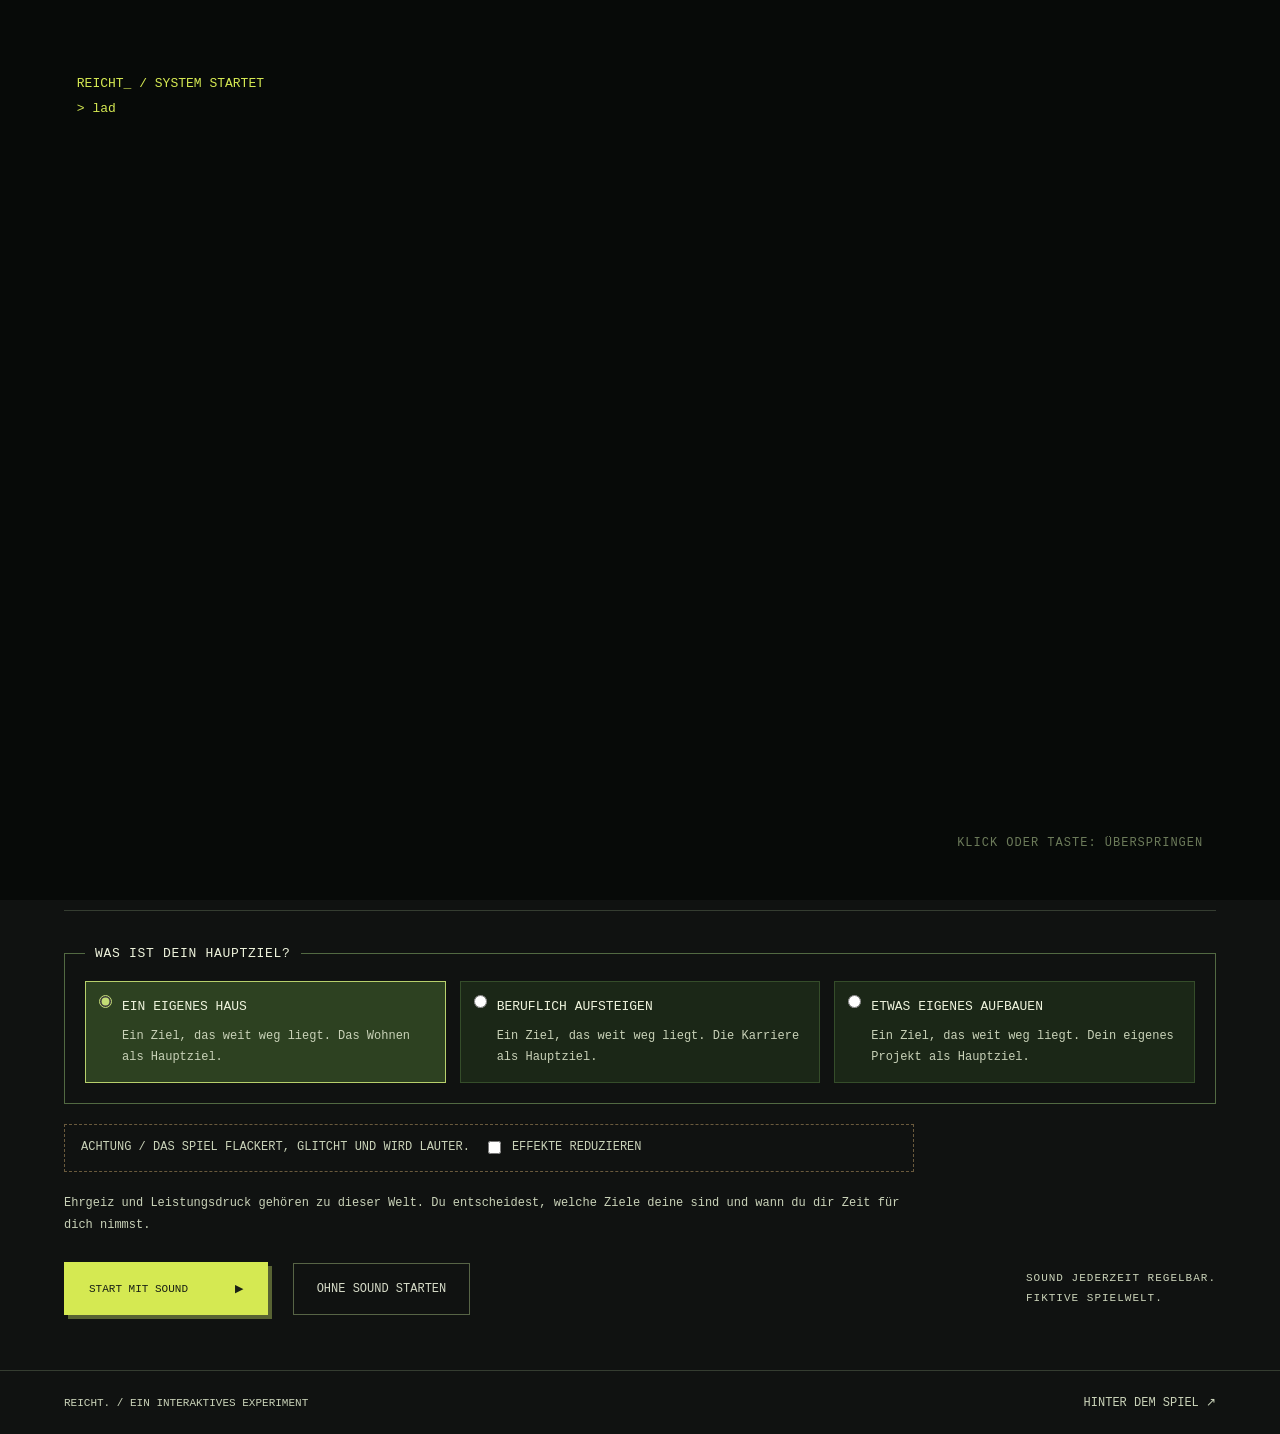
<file: index.html>
<!doctype html><html lang="de-CH"><head><meta charset="utf-8"><meta name="viewport" content="width=device-width,initial-scale=1"><meta name="theme-color" content="#111312"><title>REICHT. / Neue Runde</title><link rel="icon" href="favicon-r.svg?v=2" type="image/svg+xml"><link rel="icon" href="favicon-32.png?v=2" type="image/png" sizes="32x32"><link rel="shortcut icon" href="favicon.ico?v=2"><link rel="apple-touch-icon" href="apple-touch-icon.png?v=2"><link rel="stylesheet" href="style.css?v=22"><link rel="stylesheet" href="fx.css?v=22"><link rel="stylesheet" href="legible.css?v=22"><link rel="stylesheet" href="mobile.css?v=22"><script src="start.js?v=22" defer></script><script src="intro.js?v=22" defer></script><script src="site.js?v=22" defer></script></head><body class="entrance"><header><a class="wordmark" href="index.html">REICHT<span>_</span></a><span class="micro">DAS NÄCHSTE LEVEL WARTET.</span><a href="idee.html">HINTERGRUND ↗</a></header><main class="start-page"><div class="start-kicker"><span class="signal-dot"></span> NEUE RUNDE / DEIN AUFSTIEG BEGINNT HIER.</div><section class="title-screen"><div><h1>WAS WILLST<br>DU <em data-t="ERREICHEN?">ERREICHEN?</em></h1><p>Setz dir Ziele. Wachse an Herausforderungen.<br>Und finde auch Zeit für dich.</p></div><div class="title-art" aria-hidden="true"><div class="pixel-moon"></div><div class="title-building b1"></div><div class="title-building b2"></div><div class="title-building b3"></div><div class="title-building b4"></div><span>DEIN TEMPO. DEIN NÄCHSTER SCHRITT.</span></div></section><section class="how-to"><div class="instructions"><article><span>01 / ARBEITEN</span><h2>DRÜCK AUF MEHR.</h2><p>Jede Aktion erhöht deinen fiktiven Kontostand und bringt Follower. Investitionen erhöhen deinen Ertrag.</p></article><article><span>02 / AUFSTEIGEN</span><h2>BAU DEINE WELT AUS.</h2><p>Klicke die Markierungen auf dem Spielfeld an. Über «Bauen &amp; Investieren» siehst du alle Möglichkeiten. Ziehen verschiebt die Karte.</p></article><article><span>03 / ENTSCHEIDEN</span><h2>WIE WEIT GEHST DU?</h2><p>Dein nächstes Ziel wartet immer schon. Über «Es reicht» kannst du deine Runde abschliessen.</p></article></div></section><fieldset class="goal-start"><legend>WAS IST DEIN HAUPTZIEL?</legend><label><input type="radio" name="first-goal" value="house" checked><span>EIN EIGENES HAUS<small>Ein Ziel, das weit weg liegt. Das Wohnen als Hauptziel.</small></span></label><label><input type="radio" name="first-goal" value="tower"><span>BERUFLICH AUFSTEIGEN<small>Ein Ziel, das weit weg liegt. Die Karriere als Hauptziel.</small></span></label><label><input type="radio" name="first-goal" value="phone"><span>ETWAS EIGENES AUFBAUEN<small>Ein Ziel, das weit weg liegt. Dein eigenes Projekt als Hauptziel.</small></span></label></fieldset><p class="fx-note"><span>ACHTUNG / DAS SPIEL FLACKERT, GLITCHT UND WIRD LAUTER.</span><label><input type="checkbox" id="low-fx"> EFFEKTE REDUZIEREN</label></p><p class="start-message">Ehrgeiz und Leistungsdruck gehören zu dieser Welt. Du entscheidest, welche Ziele deine sind und wann du dir Zeit für dich nimmst.</p><div class="launch-row"><button id="launch-sound" class="primary-button">START MIT SOUND <span>▶</span></button><button id="launch-quiet" class="secondary-button">OHNE SOUND STARTEN</button><span class="micro">SOUND JEDERZEIT REGELBAR.<br>FIKTIVE SPIELWELT.</span></div><p id="resume-note" class="resume-note" hidden>DEINE RUNDE WIRD FORTGESETZT. <button id="new-round">NEU ANFANGEN ↺</button></p><noscript>Dieses Spiel benötigt JavaScript.</noscript></main><footer><span>REICHT. / EIN INTERAKTIVES EXPERIMENT</span><a href="idee.html">HINTER DEM SPIEL ↗</a></footer></body></html>
</file>
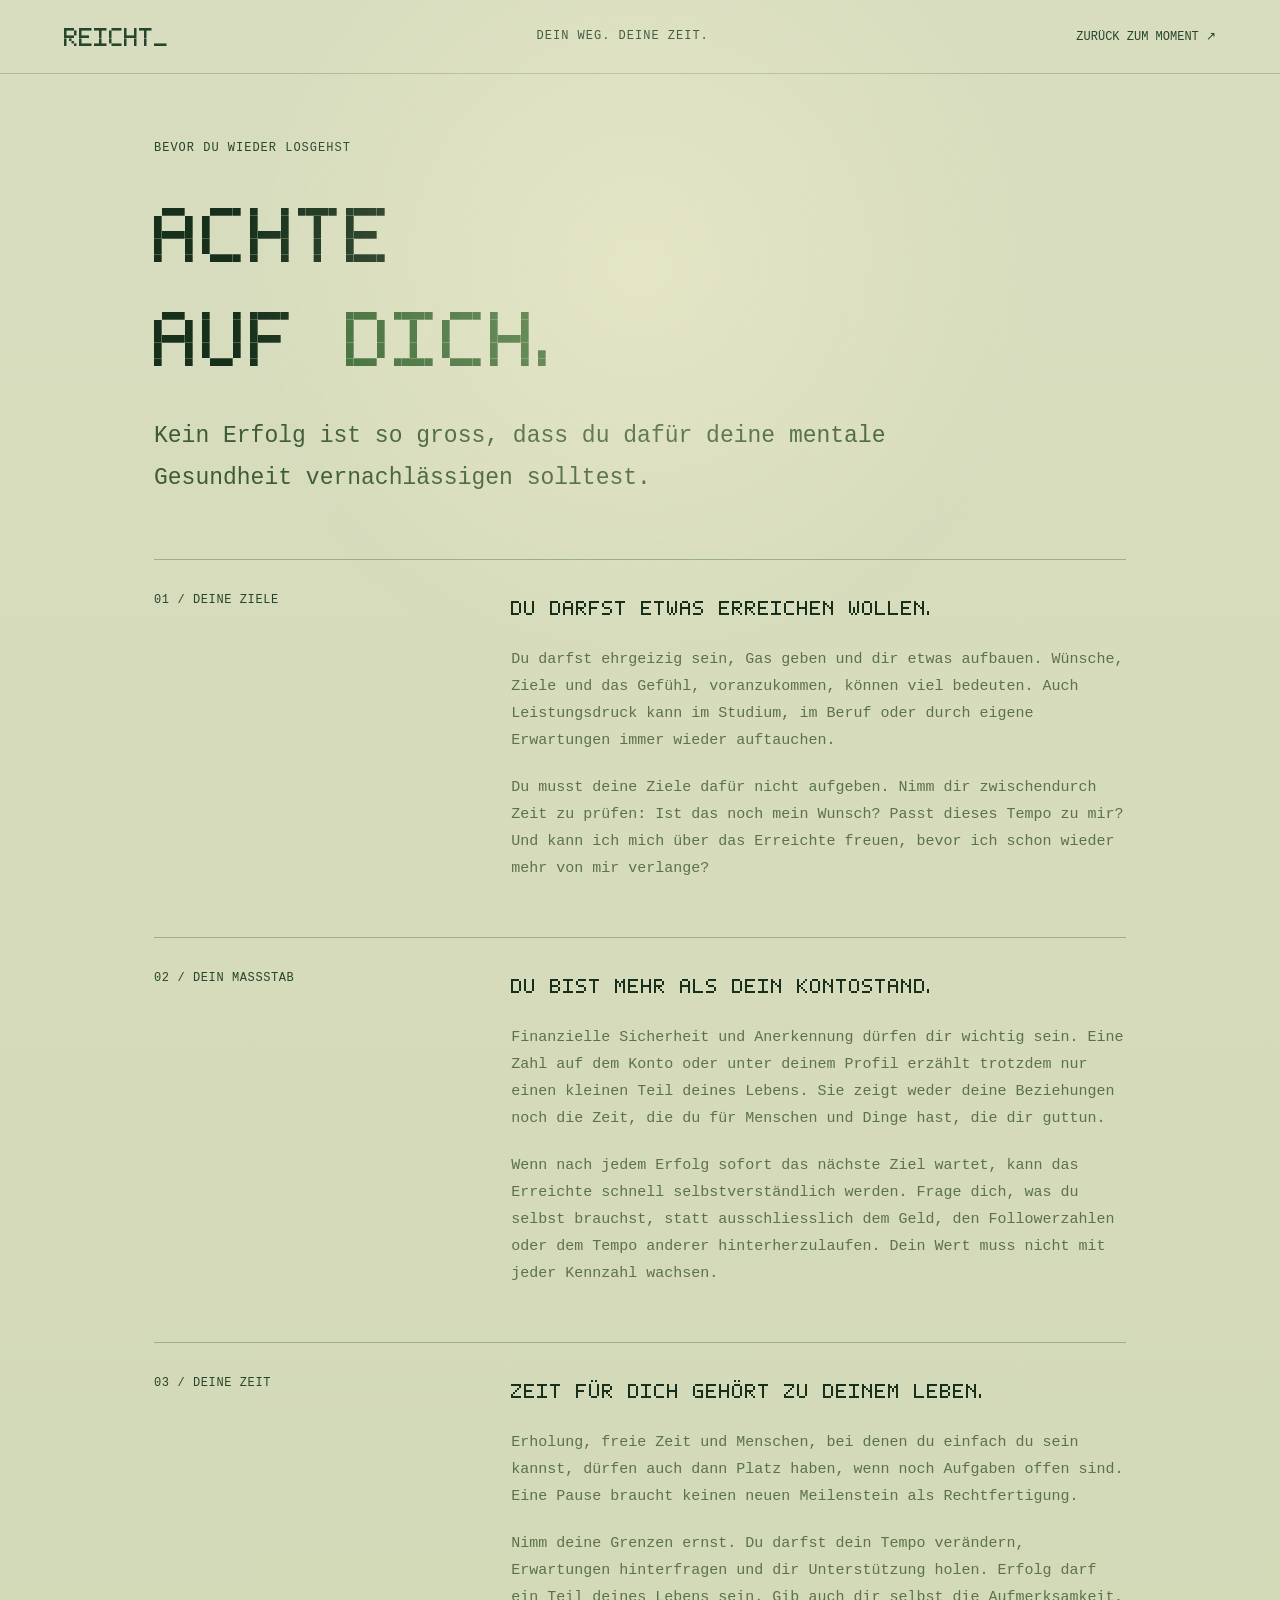
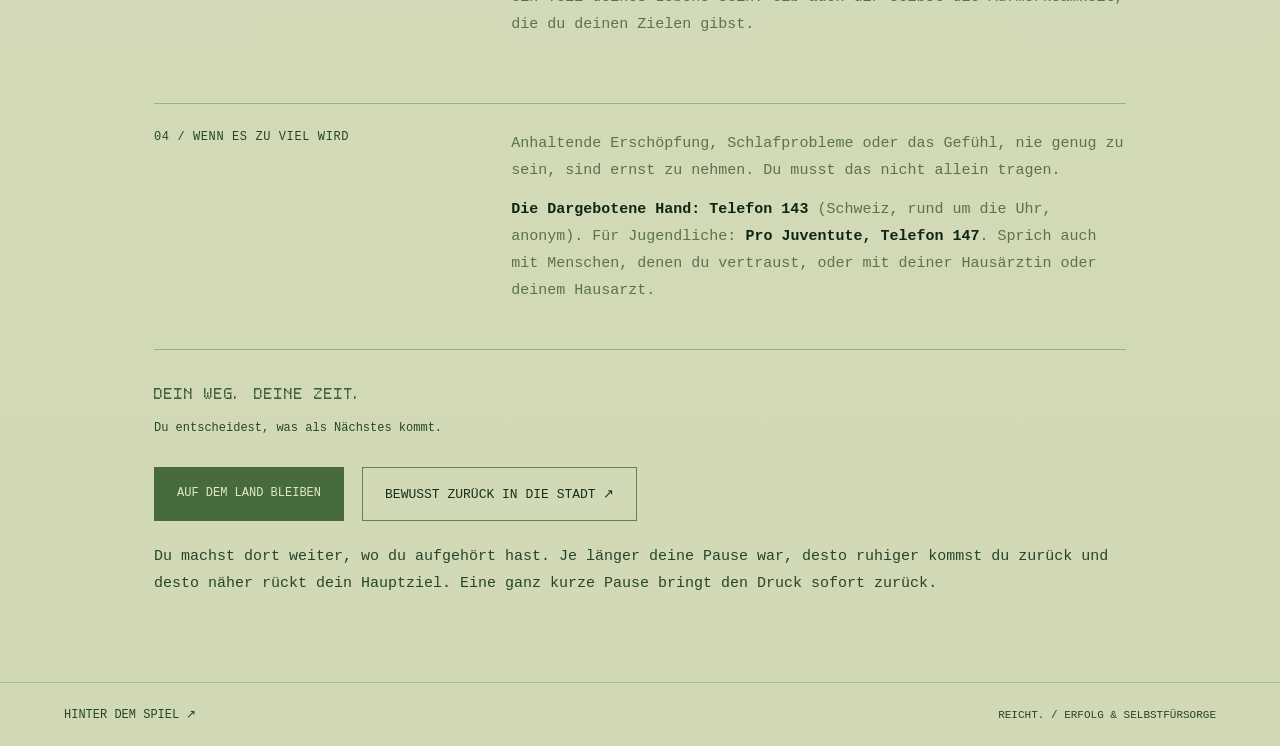
<file: achtsam.html>
<!doctype html><html lang="de-CH"><head><meta charset="utf-8"><meta name="viewport" content="width=device-width,initial-scale=1"><meta name="theme-color" content="#d8ddbf"><title>Achte auf dich. — REICHT.</title><link rel="icon" href="favicon-r.svg?v=2" type="image/svg+xml"><link rel="icon" href="favicon-32.png?v=2" type="image/png" sizes="32x32"><link rel="shortcut icon" href="favicon.ico?v=2"><link rel="apple-touch-icon" href="apple-touch-icon.png?v=2"><link rel="stylesheet" href="style.css?v=22"><link rel="stylesheet" href="fx.css?v=22"><link rel="stylesheet" href="legible.css?v=22"><link rel="stylesheet" href="mobile.css?v=22"><script src="achtsam.js?v=22" defer></script><script src="site.js?v=22" defer></script></head>
<body class="care-page"><header><a class="wordmark" href="index.html">REICHT<span>_</span></a><span class="micro">DEIN WEG. DEINE ZEIT.</span><a href="spielen.html">ZURÜCK ZUM MOMENT ↗</a></header><main class="care-content"><span class="care-kicker">BEVOR DU WIEDER LOSGEHST</span><h1>ACHTE<br>AUF <em>DICH.</em></h1><p class="care-lead">Kein Erfolg ist so gross, dass du dafür deine mentale Gesundheit vernachlässigen solltest.</p>
<section class="care-section"><span>01 / DEINE ZIELE</span><div><h2>DU DARFST ETWAS ERREICHEN WOLLEN.</h2><p>Du darfst ehrgeizig sein, Gas geben und dir etwas aufbauen. Wünsche, Ziele und das Gefühl, voranzukommen, können viel bedeuten. Auch Leistungsdruck kann im Studium, im Beruf oder durch eigene Erwartungen immer wieder auftauchen.</p><p>Du musst deine Ziele dafür nicht aufgeben. Nimm dir zwischendurch Zeit zu prüfen: Ist das noch mein Wunsch? Passt dieses Tempo zu mir? Und kann ich mich über das Erreichte freuen, bevor ich schon wieder mehr von mir verlange?</p></div></section>
<section class="care-section"><span>02 / DEIN MASSSTAB</span><div><h2>DU BIST MEHR ALS DEIN KONTOSTAND.</h2><p>Finanzielle Sicherheit und Anerkennung dürfen dir wichtig sein. Eine Zahl auf dem Konto oder unter deinem Profil erzählt trotzdem nur einen kleinen Teil deines Lebens. Sie zeigt weder deine Beziehungen noch die Zeit, die du für Menschen und Dinge hast, die dir guttun.</p><p>Wenn nach jedem Erfolg sofort das nächste Ziel wartet, kann das Erreichte schnell selbstverständlich werden. Frage dich, was du selbst brauchst, statt ausschliesslich dem Geld, den Followerzahlen oder dem Tempo anderer hinterherzulaufen. Dein Wert muss nicht mit jeder Kennzahl wachsen.</p></div></section>
<section class="care-section"><span>03 / DEINE ZEIT</span><div><h2>ZEIT FÜR DICH GEHÖRT ZU DEINEM LEBEN.</h2><p>Erholung, freie Zeit und Menschen, bei denen du einfach du sein kannst, dürfen auch dann Platz haben, wenn noch Aufgaben offen sind. Eine Pause braucht keinen neuen Meilenstein als Rechtfertigung.</p><p>Nimm deine Grenzen ernst. Du darfst dein Tempo verändern, Erwartungen hinterfragen und dir Unterstützung holen. Erfolg darf ein Teil deines Lebens sein. Gib auch dir selbst die Aufmerksamkeit, die du deinen Zielen gibst.</p></div></section>
<section class="care-help"><span>04 / WENN ES ZU VIEL WIRD</span><div><p>Anhaltende Erschöpfung, Schlafprobleme oder das Gefühl, nie genug zu sein, sind ernst zu nehmen. Du musst das nicht allein tragen.</p><p><b>Die Dargebotene Hand: Telefon 143</b> (Schweiz, rund um die Uhr, anonym). Für Jugendliche: <b>Pro Juventute, Telefon 147</b>. Sprich auch mit Menschen, denen du vertraust, oder mit deiner Hausärztin oder deinem Hausarzt.</p></div></section><div class="care-closing"><p>DEIN WEG. DEINE ZEIT.</p><span>Du entscheidest, was als Nächstes kommt.</span></div><div class="care-actions"><a class="care-stay" href="spielen.html">AUF DEM LAND BLEIBEN</a><button id="care-return">BEWUSST ZURÜCK IN DIE STADT ↗</button></div><p class="care-small" id="care-return-note">Du machst dort weiter, wo du aufgehört hast. Je länger deine Pause war, desto ruhiger kommst du zurück und desto näher rückt dein Hauptziel. Eine ganz kurze Pause bringt den Druck sofort zurück.</p><noscript><p>Die Rückkehr ins Spiel benötigt JavaScript. <a href="spielen.html">Zurück zum Moment.</a></p></noscript></main><footer><a href="idee.html">HINTER DEM SPIEL ↗</a><span>REICHT. / ERFOLG &amp; SELBSTFÜRSORGE</span></footer></body></html>
</file>
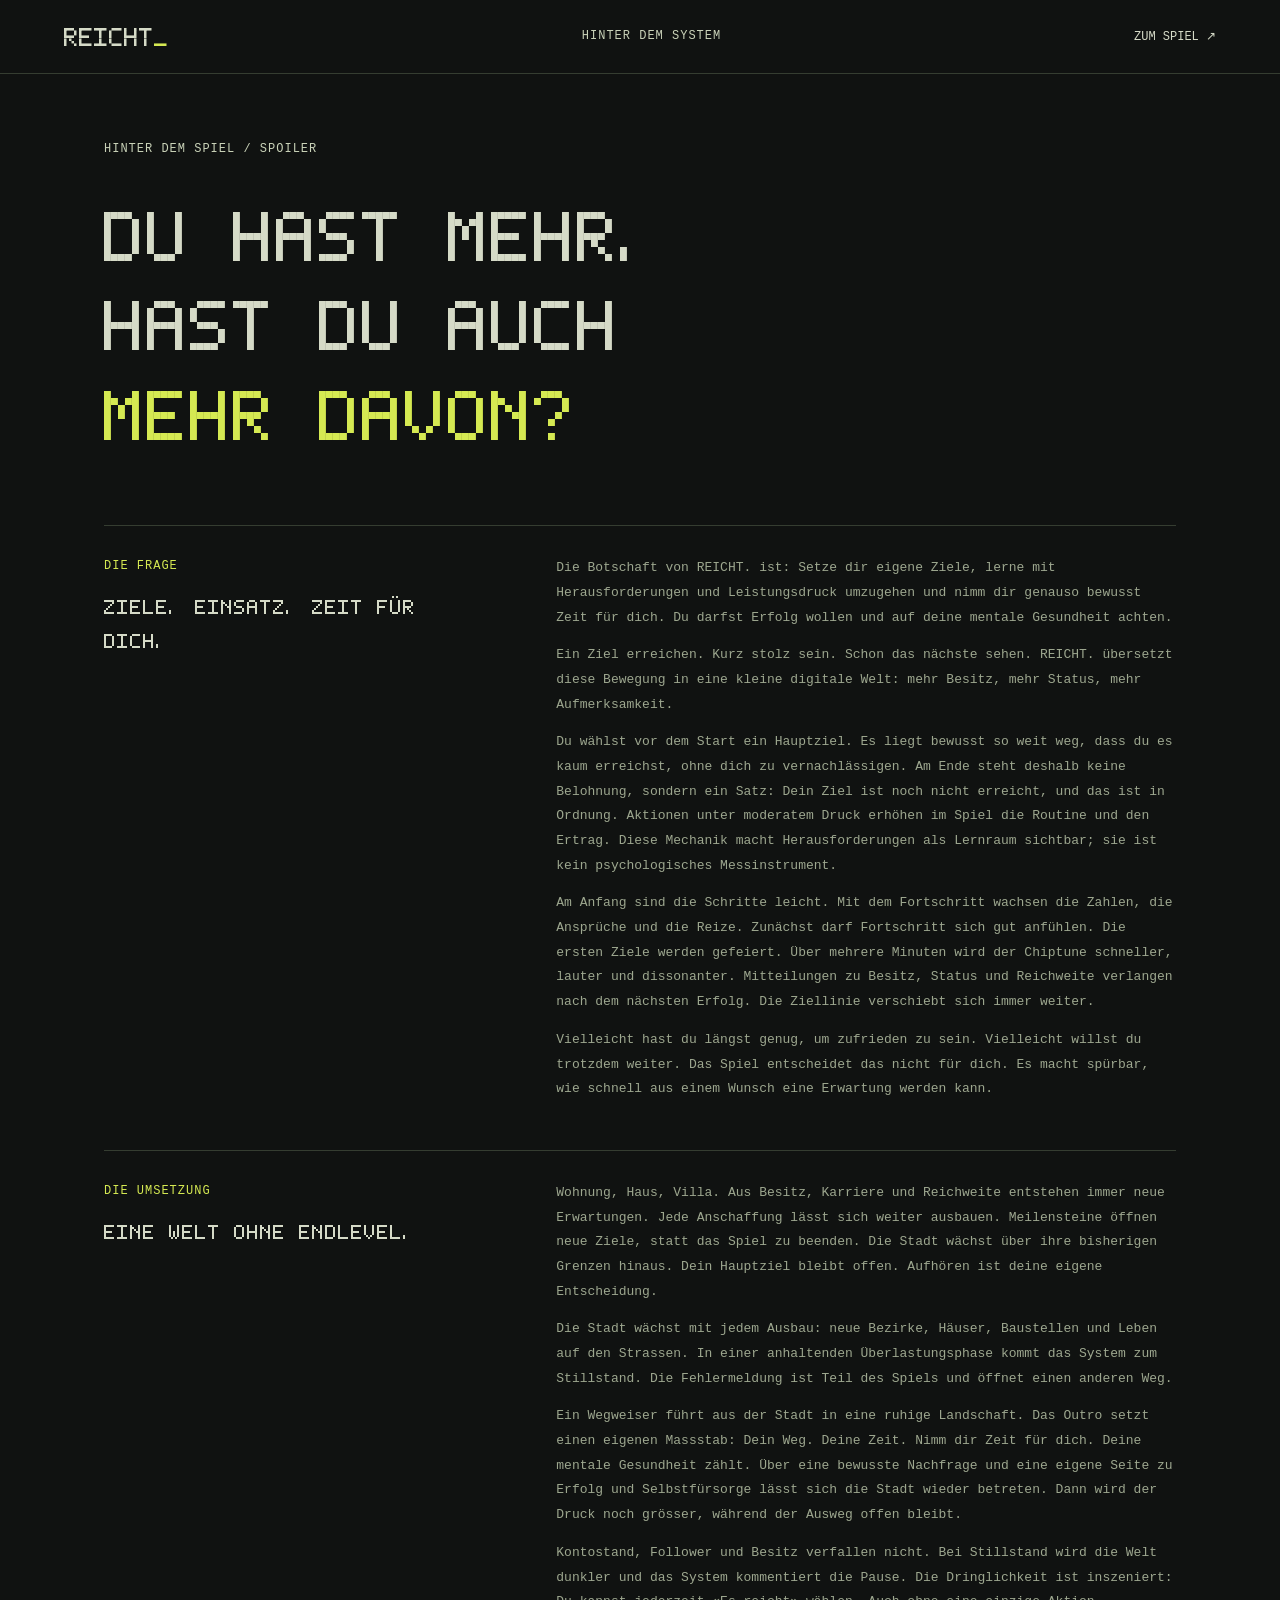
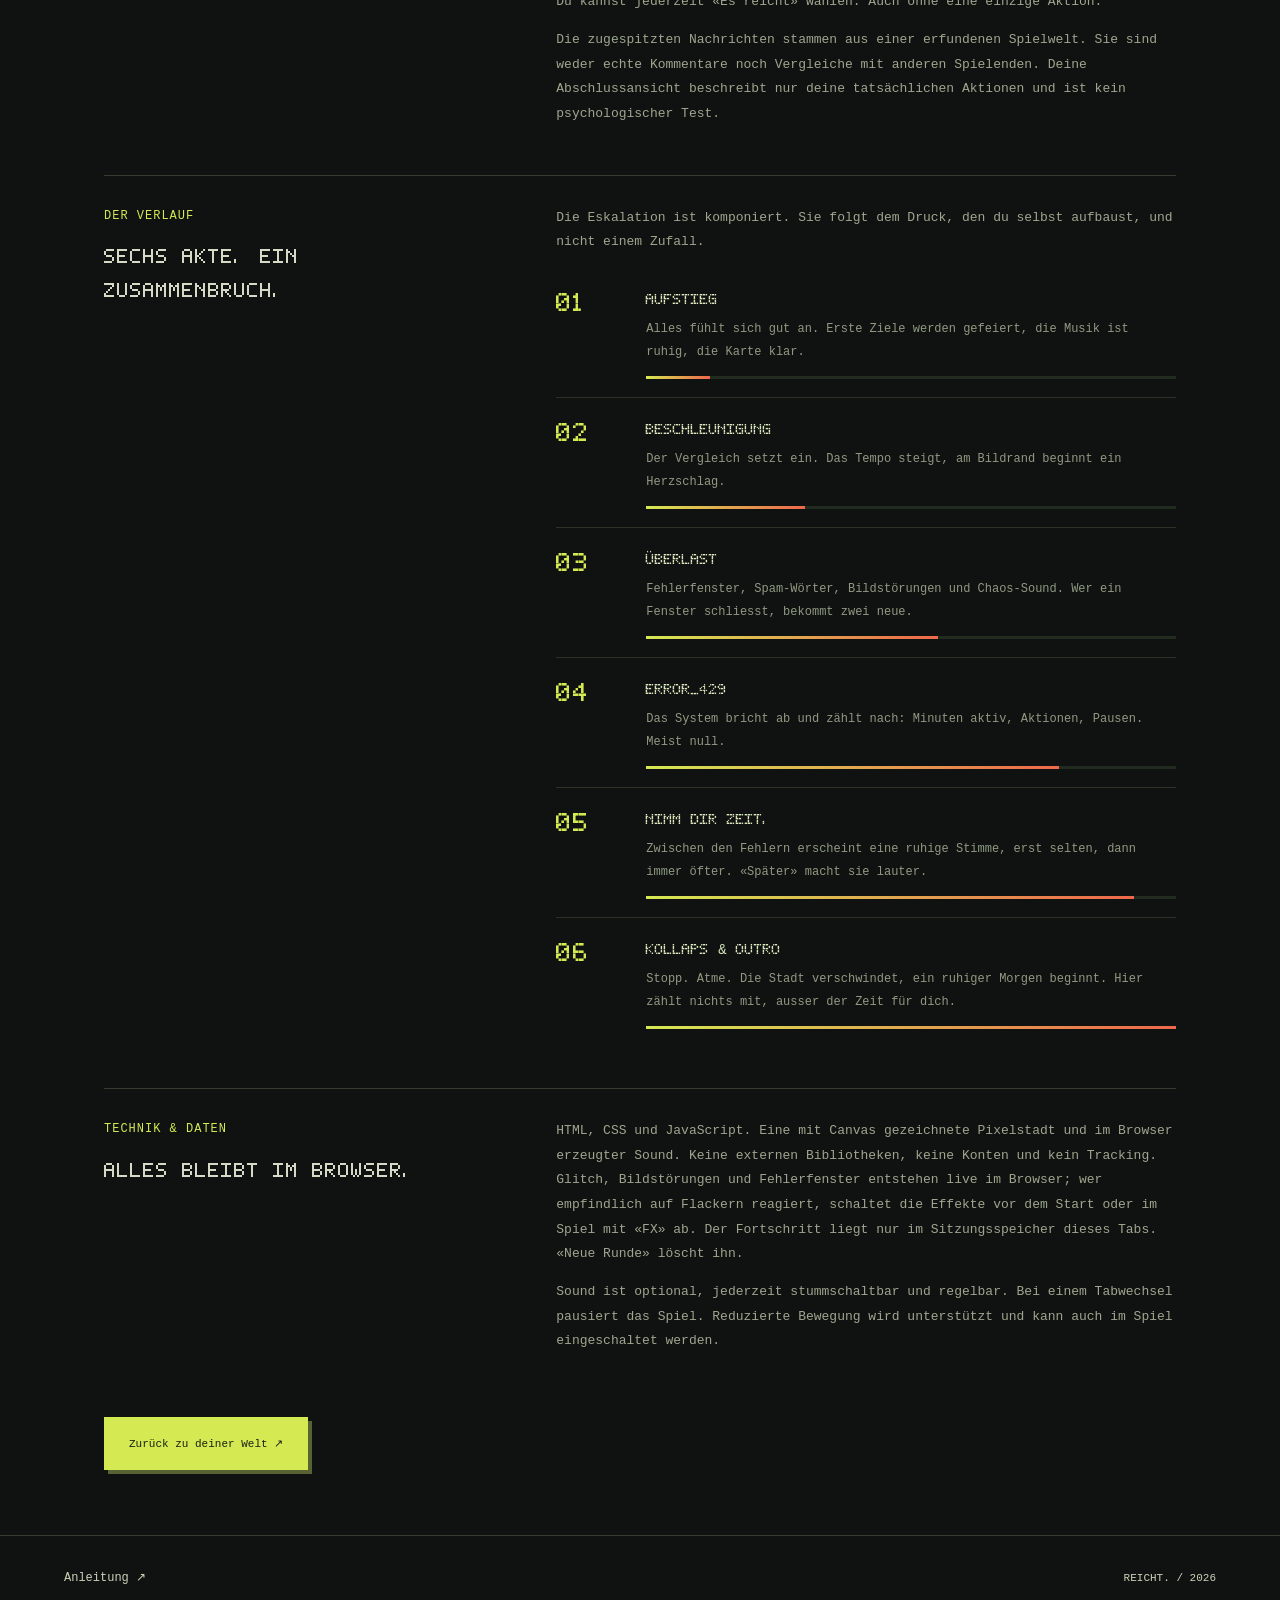
<file: idee.html>
<!doctype html><html lang="de-CH"><head><meta charset="utf-8"><meta name="viewport" content="width=device-width,initial-scale=1"><meta name="theme-color" content="#111312"><meta name="description" content="REICHT. Wie weit willst du gehen?"><title>Hinter dem Spiel — REICHT.</title><link rel="icon" href="favicon-r.svg?v=2" type="image/svg+xml"><link rel="icon" href="favicon-32.png?v=2" type="image/png" sizes="32x32"><link rel="shortcut icon" href="favicon.ico?v=2"><link rel="apple-touch-icon" href="apple-touch-icon.png?v=2"><link rel="stylesheet" href="style.css?v=22"><link rel="stylesheet" href="fx.css?v=22"><link rel="stylesheet" href="legible.css?v=22"><link rel="stylesheet" href="mobile.css?v=22"><script src="site.js?v=22" defer></script></head><body class="idea-body"><header><a class="wordmark" href="index.html">REICHT<span>_</span></a><span class="micro">HINTER DEM SYSTEM</span><a href="spielen.html">ZUM SPIEL ↗</a></header><main class="idea-page"><span class="eyebrow">HINTER DEM SPIEL / SPOILER</span><h1>Du hast mehr.<br>Hast du auch<br><em>mehr davon?</em></h1><div class="idea-grid"><div><span class="label">DIE FRAGE</span><h2>Ziele. Einsatz. Zeit für dich.</h2></div><div><p>Die Botschaft von REICHT. ist: Setze dir eigene Ziele, lerne mit Herausforderungen und Leistungsdruck umzugehen und nimm dir genauso bewusst Zeit für dich. Du darfst Erfolg wollen und auf deine mentale Gesundheit achten.</p><p>Ein Ziel erreichen. Kurz stolz sein. Schon das nächste sehen. REICHT. übersetzt diese Bewegung in eine kleine digitale Welt: mehr Besitz, mehr Status, mehr Aufmerksamkeit.</p><p>Du wählst vor dem Start ein Hauptziel. Es liegt bewusst so weit weg, dass du es kaum erreichst, ohne dich zu vernachlässigen. Am Ende steht deshalb keine Belohnung, sondern ein Satz: Dein Ziel ist noch nicht erreicht, und das ist in Ordnung. Aktionen unter moderatem Druck erhöhen im Spiel die Routine und den Ertrag. Diese Mechanik macht Herausforderungen als Lernraum sichtbar; sie ist kein psychologisches Messinstrument.</p><p>Am Anfang sind die Schritte leicht. Mit dem Fortschritt wachsen die Zahlen, die Ansprüche und die Reize. Zunächst darf Fortschritt sich gut anfühlen. Die ersten Ziele werden gefeiert. Über mehrere Minuten wird der Chiptune schneller, lauter und dissonanter. Mitteilungen zu Besitz, Status und Reichweite verlangen nach dem nächsten Erfolg. Die Ziellinie verschiebt sich immer weiter.</p><p>Vielleicht hast du längst genug, um zufrieden zu sein. Vielleicht willst du trotzdem weiter. Das Spiel entscheidet das nicht für dich. Es macht spürbar, wie schnell aus einem Wunsch eine Erwartung werden kann.</p></div></div><div class="idea-grid"><div><span class="label">DIE UMSETZUNG</span><h2>Eine Welt ohne Endlevel.</h2></div><div><p>Wohnung, Haus, Villa. Aus Besitz, Karriere und Reichweite entstehen immer neue Erwartungen. Jede Anschaffung lässt sich weiter ausbauen. Meilensteine öffnen neue Ziele, statt das Spiel zu beenden. Die Stadt wächst über ihre bisherigen Grenzen hinaus. Dein Hauptziel bleibt offen. Aufhören ist deine eigene Entscheidung.</p><p>Die Stadt wächst mit jedem Ausbau: neue Bezirke, Häuser, Baustellen und Leben auf den Strassen. In einer anhaltenden Überlastungsphase kommt das System zum Stillstand. Die Fehlermeldung ist Teil des Spiels und öffnet einen anderen Weg.</p><p>Ein Wegweiser führt aus der Stadt in eine ruhige Landschaft. Das Outro setzt einen eigenen Massstab: Dein Weg. Deine Zeit. Nimm dir Zeit für dich. Deine mentale Gesundheit zählt. Über eine bewusste Nachfrage und eine eigene Seite zu Erfolg und Selbstfürsorge lässt sich die Stadt wieder betreten. Dann wird der Druck noch grösser, während der Ausweg offen bleibt.</p><p>Kontostand, Follower und Besitz verfallen nicht. Bei Stillstand wird die Welt dunkler und das System kommentiert die Pause. Die Dringlichkeit ist inszeniert: Du kannst jederzeit «Es reicht» wählen. Auch ohne eine einzige Aktion.</p><p>Die zugespitzten Nachrichten stammen aus einer erfundenen Spielwelt. Sie sind weder echte Kommentare noch Vergleiche mit anderen Spielenden. Deine Abschlussansicht beschreibt nur deine tatsächlichen Aktionen und ist kein psychologischer Test.</p></div></div><div class="idea-grid"><div><span class="label">DER VERLAUF</span><h2>Sechs Akte. Ein Zusammenbruch.</h2></div><div><p>Die Eskalation ist komponiert. Sie folgt dem Druck, den du selbst aufbaust, und nicht einem Zufall.</p><div class="acts">
<div class="act" style="--w:12%"><b>01</b><div><h3>AUFSTIEG</h3><p>Alles fühlt sich gut an. Erste Ziele werden gefeiert, die Musik ist ruhig, die Karte klar.</p><div class="bar"><i></i></div></div></div>
<div class="act" style="--w:30%"><b>02</b><div><h3>BESCHLEUNIGUNG</h3><p>Der Vergleich setzt ein. Das Tempo steigt, am Bildrand beginnt ein Herzschlag.</p><div class="bar"><i></i></div></div></div>
<div class="act" style="--w:55%"><b>03</b><div><h3>ÜBERLAST</h3><p>Fehlerfenster, Spam-Wörter, Bildstörungen und Chaos-Sound. Wer ein Fenster schliesst, bekommt zwei neue.</p><div class="bar"><i></i></div></div></div>
<div class="act" style="--w:78%"><b>04</b><div><h3>ERROR_429</h3><p>Das System bricht ab und zählt nach: Minuten aktiv, Aktionen, Pausen. Meist null.</p><div class="bar"><i></i></div></div></div>
<div class="act" style="--w:92%"><b>05</b><div><h3>NIMM DIR ZEIT.</h3><p>Zwischen den Fehlern erscheint eine ruhige Stimme, erst selten, dann immer öfter. «Später» macht sie lauter.</p><div class="bar"><i></i></div></div></div>
<div class="act" style="--w:100%"><b>06</b><div><h3>KOLLAPS &amp; OUTRO</h3><p>Stopp. Atme. Die Stadt verschwindet, ein ruhiger Morgen beginnt. Hier zählt nichts mit, ausser der Zeit für dich.</p><div class="bar"><i></i></div></div></div>
</div></div></div><div class="idea-grid"><div><span class="label">TECHNIK & DATEN</span><h2>Alles bleibt im Browser.</h2></div><div><p>HTML, CSS und JavaScript. Eine mit Canvas gezeichnete Pixelstadt und im Browser erzeugter Sound. Keine externen Bibliotheken, keine Konten und kein Tracking. Glitch, Bildstörungen und Fehlerfenster entstehen live im Browser; wer empfindlich auf Flackern reagiert, schaltet die Effekte vor dem Start oder im Spiel mit «FX» ab. Der Fortschritt liegt nur im Sitzungsspeicher dieses Tabs. «Neue Runde» löscht ihn.</p><p>Sound ist optional, jederzeit stummschaltbar und regelbar. Bei einem Tabwechsel pausiert das Spiel. Reduzierte Bewegung wird unterstützt und kann auch im Spiel eingeschaltet werden.</p></div></div><a class="dark-button idea-play" href="spielen.html">Zurück zu deiner Welt ↗</a></main><footer><a href="index.html" class="text-button">Anleitung ↗</a><span>REICHT. / 2026</span></footer></body></html>
</file>
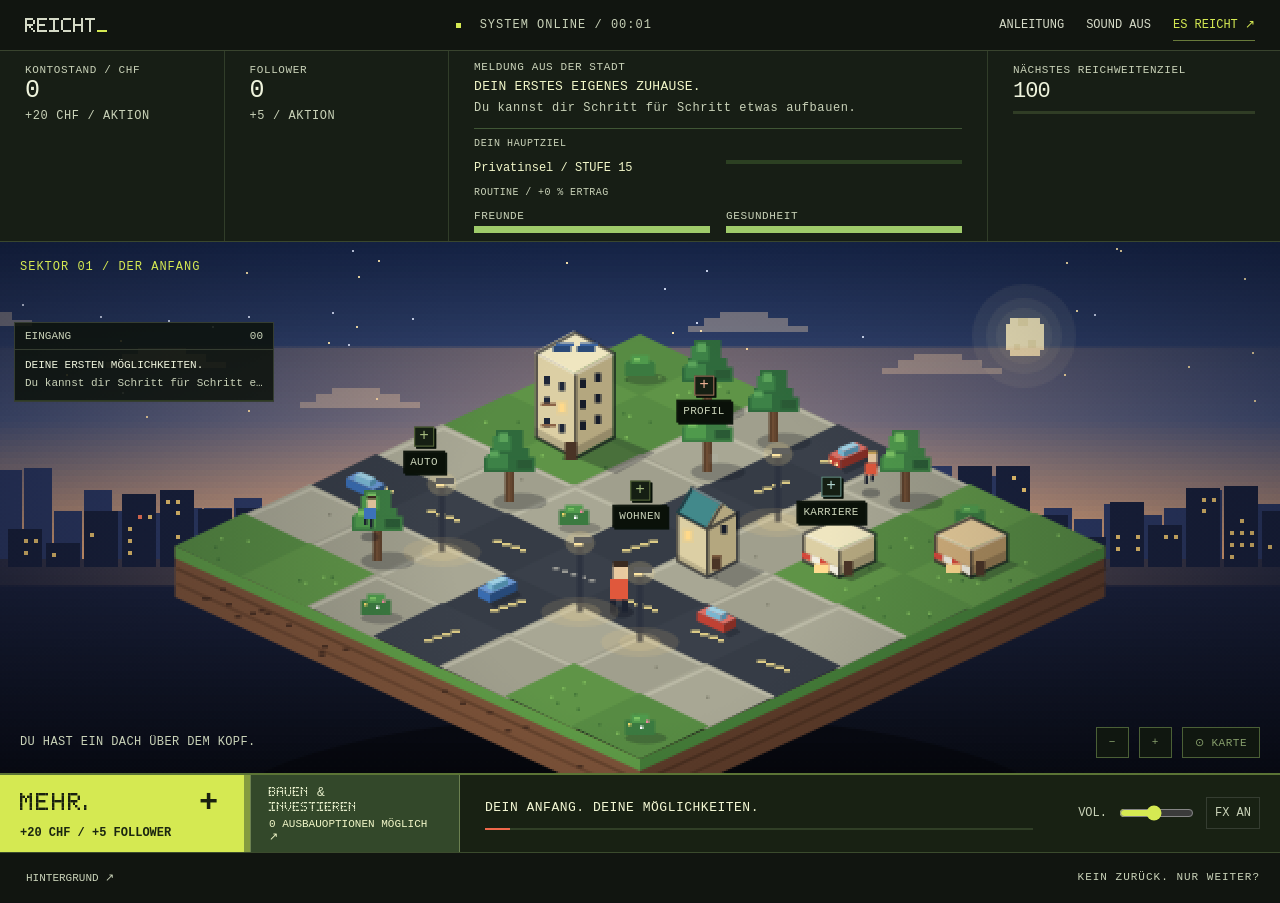
<file: spielen.html>
<!doctype html><html lang="de-CH"><head><meta charset="utf-8"><meta name="viewport" content="width=device-width,initial-scale=1,viewport-fit=cover"><meta name="theme-color" content="#111312"><meta name="description" content="REICHT. Ein Spiel über das nächste Ziel."><title>REICHT. / Deine Welt</title><link rel="icon" href="favicon-r.svg?v=2" type="image/svg+xml"><link rel="icon" href="favicon-32.png?v=2" type="image/png" sizes="32x32"><link rel="shortcut icon" href="favicon.ico?v=2"><link rel="apple-touch-icon" href="apple-touch-icon.png?v=2"><link rel="stylesheet" href="style.css?v=22"><link rel="stylesheet" href="fx.css?v=22"><link rel="stylesheet" href="legible.css?v=22"><link rel="stylesheet" href="mobile.css?v=22"><script src="script.js?v=22" defer></script><script src="city.js?v=22" defer></script><script src="fx.js?v=22" defer></script><script src="orders.js?v=22" defer></script><script src="site.js?v=22" defer></script></head><body class="game-body">
<header class="game-header"><a class="wordmark" href="index.html">REICHT<span>_</span></a><span class="system-label"><i></i> SYSTEM ONLINE / <span id="clock">00:00</span></span><nav><a href="index.html">ANLEITUNG</a><button id="sound" aria-pressed="false">SOUND AUS</button><button id="enough">ES REICHT ↗</button></nav></header>
<main id="experience" class="game-shell"><div class="hud"><div class="hud-stat"><span>KONTOSTAND / CHF</span><strong id="balance">0</strong><small id="cash-rate">+20 CHF / AKTION</small></div><div class="hud-stat"><span>FOLLOWER</span><strong id="followers">0</strong><small id="follower-rate">+5 / AKTION</small></div><div class="hud-mission"><span>MELDUNG AUS DER STADT</span><strong id="mission-title">DEIN ERSTES EIGENES ZUHAUSE.</strong><small id="mission-copy">Du kannst dir Schritt für Schritt etwas aufbauen.</small><div class="personal-goal"><span>DEIN HAUPTZIEL</span><strong id="personal-goal-title">Ein eigenes Haus</strong><div class="goal-meter"><i id="personal-goal-progress"></i></div><div><small id="routine-label">ROUTINE / NOCH AM ANFANG</small></div></div></div><div class="hud-next"><span>NÄCHSTES REICHWEITENZIEL</span><strong id="target">100</strong><div class="progress-track"><i id="target-progress"></i></div></div></div>
<section id="scene" class="pixel-stage" aria-label="Interaktive Stadt. Bauplätze lassen sich anklicken. Zum Verschieben ziehen."><canvas id="world" width="512" height="300" aria-label="Deine dunkle Pixelstadt. Alle Käufe sind zusätzlich über das Baumenü erreichbar."></canvas><div id="darkness" aria-hidden="true"></div><div class="map-top"><span id="chapter">SEKTOR 01 / DER ANFANG</span><span id="pace">DEINE STADT. DEIN AUFSTIEG.</span></div><div class="map-legend" aria-label="Kategorien"><span class="comfort">BESITZ</span><span class="status">STATUS</span><span class="attention">REICHWEITE</span></div><div id="plots" class="plots"></div><button id="country-road" class="country-road" hidden><span>↗</span> EIN ANDERER WEG<small>RAUS AUS DER STADT</small></button><div id="floaters" aria-hidden="true"></div><div id="announcement" class="announcement" hidden><span id="announcement-source">NEUE ERWARTUNG</span><strong id="announcement-title"></strong><p id="announcement-copy"></p></div><div class="map-bottom"><span id="scene-caption">DU HAST EIN DACH ÜBER DEM KOPF.</span><div><button id="zoom-out" aria-label="Karte verkleinern">−</button><button id="zoom-in" aria-label="Karte vergrössern">+</button><button id="center-map" aria-label="Karte zentrieren">⊙ KARTE</button></div></div><div id="possessions" class="possessions">MIETWOHNUNG / LVL 00</div></section>
<div class="command-bar"><button id="more" class="work-button"><span>MEHR.</span><strong>+</strong><small id="earn-hint">+20 CHF / +5 FOLLOWER</small></button><button id="open-build" class="build-launch" aria-expanded="false"><span>BAUEN &amp;<br>INVESTIEREN</span><small id="build-available">ALLE MÖGLICHKEITEN ↗</small></button><div class="pressure-command"><span id="command">DEIN ANFANG. DEINE MÖGLICHKEITEN.</span><div class="pressure-track"><i id="pressure-fill"></i></div></div><div class="audio-controls"><label for="volume">VOL.</label><input id="volume" type="range" min="0" max="100" value="45"><button id="motion" aria-pressed="false" title="Bewegung reduzieren">FX AN</button></div></div>
<aside class="feed-strip" aria-label="Mitteilungen aus der Spielwelt"><span class="feed-label">EINGANG <i id="feed-count">00</i></span><div id="feed" class="feed"></div></aside>
<section id="build-menu" class="build-menu" hidden aria-labelledby="build-title"><div class="build-head"><div><span class="micro">AUSBAU / INVESTITIONEN</span><h2 id="build-title">WO STEHST DU MORGEN?</h2></div><button id="close-build" aria-label="Baumenü schliessen">SCHLIESSEN ×</button></div><div class="category-tabs" role="group" aria-label="Investitionen filtern"><button class="active" data-filter="all" aria-pressed="true">ALLES</button><button data-filter="comfort" aria-pressed="false">BESITZ</button><button data-filter="status" aria-pressed="false">STATUS</button><button data-filter="attention" aria-pressed="false">REICHWEITE</button></div><div id="products" class="products"></div><div id="discovery" class="micro"></div></section></main><section id="retreat" class="retreat" hidden aria-label="Ein anderer Weg"><canvas id="country-canvas" width="480" height="300" aria-label="Eine ruhige Pixellandschaft mit Feldern, Bäumen und einem Weg ins Grüne."></canvas><div class="retreat-top"><span id="journey-label">EIN ANDERER WEG.</span><div><button id="retreat-sound" aria-pressed="false">SOUND</button><button id="skip-journey">ANKOMMEN ↗</button></div></div><div id="outro" class="outro" hidden><span class="outro-kicker">DU BIST HIER. DAS REICHT FÜR DIESEN MOMENT.</span><h1>DEIN WEG.<br><em>DEINE ZEIT.</em></h1><p class="outro-lead">Nimm dir Zeit für dich.</p><p class="outro-copy">Ziele dürfen dich antreiben. Herausforderungen dürfen dich fordern.<br>Erholung und deine mentale Gesundheit gehören genauso zu deinem Weg.</p><p class="outro-goal" id="goal-note"></p><div class="outro-actions"><button id="stay-country">HIER BLEIBEN</button><button id="view-round">DEINE RUNDE ANSEHEN ↗</button><button id="return-city">ZURÜCK IN DIE STADT ↗</button><button id="restart-outro">NEU STARTEN ↺</button><a class="outro-read" href="achtsam.html">ERFOLG &amp; SELBSTFÜRSORGE ↗</a><a class="outro-read" href="index.html">ZUR STARTSEITE ↗</a></div></div><button id="return-outro" class="return-outro" hidden>ZURÜCK ZUM MOMENT ↗</button></section>
<dialog id="return-dialog" class="return-dialog" aria-labelledby="return-title"><span class="return-kicker">DEINE ENTSCHEIDUNG</span><h2 id="return-title">WILLST DU WIEDER<br>AN DEINEN ZIELEN ARBEITEN?</h2><p>Du darfst weiterkommen wollen und dich Herausforderungen stellen.<br>Du darfst dir genauso Zeit für dich nehmen.</p><div class="return-actions"><button id="return-no">NEIN, ICH BLEIBE HIER</button><button id="return-yes">JA, ICH MÖCHTE ZURÜCK ↗</button></div></dialog>
<section id="ending" class="ending" hidden aria-labelledby="ending-title"><span class="eyebrow">DAS MEHR MACHT PAUSE.</span><h1 id="ending-title">Es darf<br><em>reichen.</em></h1><p id="ending-copy" class="ending-copy"></p><figure class="snapshot-wrap"><canvas id="snapshot" width="640" height="360" aria-label="Deine Stadt, so wie du sie verlassen hast."></canvas><figcaption>DEINE STADT / EIN ANBLICK. KEIN DOWNLOAD.</figcaption></figure><div class="stats"><div><strong id="stat-clicks">0</strong><span>Mal «Mehr» gewählt</span></div><div><strong id="stat-items">0</strong><span>Upgrades gekauft</span></div><div><strong id="stat-time">0:00</strong><span>aktiv gespielt</span></div></div><p id="reflection" class="reflection"></p><div id="keep-section"><div class="section-heading"><div><span class="label">WAS BLEIBT?</span><h2>Wähle bis zu drei Dinge.</h2></div><p>Du musst nichts behalten.</p></div><div id="keeps" class="keeps"></div></div><div class="ending-actions"><button id="back-country" class="text-button">Zurück aufs Land ↗</button><button id="continue" class="text-button">Weiterspielen ↗</button><button id="restart" class="text-button">Neu starten ↺</button><a class="text-button" href="index.html">Zur Startseite ↗</a></div><p class="ending-footnote">Deine Entscheidungen bleiben bei dir. Keine Daten werden übertragen.</p></section>


<footer class="game-footer"><a href="idee.html">HINTERGRUND ↗</a><span>KEIN ZURÜCK. NUR WEITER?</span></footer><div id="toast" role="status" aria-live="polite"></div><noscript><p>Bitte aktiviere JavaScript für dieses Spiel.</p></noscript></body></html>
</file>
<file: style.css>
@font-face{font-family:Pixel;src:url('pixel.ttf') format('truetype');font-display:swap}*{box-sizing:border-box}html{background:#101211;color:#d5dac7;font-family:'Courier New',monospace;scroll-behavior:smooth}body{margin:0;--acid:#d5e952;--red:#ee684b;--muted:#858c76;--line:#353d31;--idle:0;--pressure:0;background:#101211;font-size:12px}button,a,input{-webkit-tap-highlight-color:transparent}button{font:inherit;color:inherit;cursor:pointer;border:1px solid var(--line);background:#171d17;border-radius:0}button:disabled{cursor:default}a{color:inherit;text-decoration:none}button:hover:not(:disabled),a:hover{color:var(--acid);border-color:var(--acid)}button:focus-visible,a:focus-visible,input:focus-visible{outline:2px solid var(--acid);outline-offset:4px}[hidden]{display:none!important}.scanlines{pointer-events:none;position:fixed;inset:0;z-index:40;opacity:.14;background:repeating-linear-gradient(transparent 0 3px,#000 3px 4px)}header,footer{display:flex;align-items:center;justify-content:space-between;gap:20px;padding:24px 5%;border-bottom:1px solid var(--line)}header a:not(.wordmark),footer,header button{font-size:12px}.wordmark{font-family:Pixel,monospace;font-size:25px;letter-spacing:-1px;line-height:1}.wordmark span{color:var(--acid)}.micro,.label,.eyebrow{font-size:12px;letter-spacing:1px;color:var(--muted);line-height:1.8}.signal-dot,.system-label i{display:inline-block;width:6px;height:6px;background:var(--acid);margin-right:10px}.start-page{max-width:1350px;padding:45px 5% 55px;margin:auto}.start-kicker{font-size:12px;letter-spacing:1px;color:var(--muted)}.title-screen{display:grid;grid-template-columns:1.15fr 1fr;align-items:center;margin-top:30px;gap:50px}h1,h2,h3,p{margin-top:0}h1{font-family:Pixel,monospace;font-size:clamp(45px,6.3vw,88px);line-height:1.3;font-weight:400;letter-spacing:-2px;margin-bottom:22px}h1 em{font-style:normal;color:var(--acid)}.title-screen p{font-size:14px;color:#909b85;line-height:1.9}.title-art{height:340px;position:relative;overflow:hidden;border-bottom:8px solid #475238;background:linear-gradient(transparent,#222b23)}.pixel-moon{position:absolute;right:15%;top:6%;width:65px;height:65px;background:#d4da9d;box-shadow:8px 0 #d4da9d,-8px 0 #d4da9d,0 8px #d4da9d,0 -8px #d4da9d}.title-building{position:absolute;bottom:0;width:23%;background-color:#323d31;background-image:repeating-linear-gradient(0deg,transparent 0 15px,#151c17 15px 21px),repeating-linear-gradient(90deg,#8b9852 0 8px,#303c2e 8px 19px);border:8px solid #1b251f;border-bottom:0;box-shadow:12px 0 #121c18}.title-building.b1{left:2%;height:110px}.title-building.b2{left:26%;height:200px}.title-building.b3{left:51%;height:150px}.title-building.b4{left:76%;height:270px}.title-art>span{position:absolute;bottom:18px;left:12px;right:12px;font-size:11px;padding:11px;color:var(--acid);background:#101610}.how-to{margin-top:30px;border-top:1px solid var(--line);padding-top:28px}.instructions{display:grid;grid-template-columns:repeat(3,1fr);gap:35px}.instructions article>span{font-size:11px;color:var(--acid)}.instructions h2{font-family:Pixel,monospace;font-size:14px;font-weight:400;margin:15px 0;line-height:1.7}.instructions p{font-size:11px;line-height:1.9;color:#909b85;max-width:300px}.launch-row{display:flex;align-items:center;gap:25px;margin-top:25px}.primary-button,.dark-button{background:var(--acid);color:#192015;padding:20px 25px;border:0;box-shadow:4px 4px #586333;font-size:11px}.primary-button:hover,.dark-button:hover{background:#e5f37d;color:#111!important}.primary-button>span{margin-left:40px}.secondary-button{padding:18px 23px;background:none;border:1px solid #576446;font-size:12px}.launch-row .micro{margin-left:auto;font-size:11px}.resume-note{margin-top:28px;font-size:12px;color:var(--muted)}.resume-note button{margin-left:18px;padding:8px}footer{border-top:1px solid var(--line);border-bottom:0;font-size:11px;color:#737e69}footer a{font-size:12px}.idea-page{max-width:1200px;padding:65px 5%;margin:auto}.idea-page h1{font-size:clamp(38px,5.4vw,70px);margin:30px 0 65px}.idea-grid{display:grid;grid-template-columns:1fr 1.6fr;gap:65px;border-top:1px solid var(--line);padding-top:30px;margin-bottom:35px}.idea-grid h2{font-family:Pixel,monospace;line-height:1.7;font-weight:400;font-size:20px;margin-top:12px}.idea-grid p{font-size:13px;line-height:1.9;color:#9da78f}.idea-play{display:inline-block;margin-top:15px}.idea-page .label{color:var(--acid)}
/* A game screen, rather than a page with a game embedded. */
.game-body{background:#111510}.game-header{height:51px;padding:0 25px;border-color:#39442e}.game-header .wordmark{font-size:20px}.game-header nav{display:flex;align-items:center;gap:22px}.game-header button{border:0;background:none;font-size:12px;padding:8px 0}.game-header #enough{color:var(--acid);border-bottom:1px solid #697a3b}.system-label{font-size:11px;letter-spacing:1px;color:#7d8b70}.system-label i{width:5px;height:5px}.game-shell{position:relative}.hud{display:grid;grid-template-columns:1fr 1fr 2.4fr 1.3fr;min-height:79px;border-bottom:1px solid #3a472e;background:#171e15}.hud>div{padding:13px 25px;border-right:1px solid #313d29;min-width:0}.hud>div:last-child{border:0}.hud span{display:block;font-size:10px;letter-spacing:1px;color:#8c9a7a}.hud strong{font-size:25px;letter-spacing:-1px;color:#d8e7bc;display:block;line-height:1.2;font-weight:400}.hud small{font-size:11px;color:#7b8e68;display:block;line-height:1.7}.hud .hud-mission strong{font-size:12px;letter-spacing:.3px;margin:6px 0 3px;color:var(--acid)}.hud .hud-mission small{font-size:12px;color:#b4bba8}.hud .hud-next strong{font-size:22px;margin-top:3px}.progress-track{height:3px;background:#303d25;margin-top:6px;overflow:hidden}.progress-track i{display:block;height:100%;width:0;background:var(--acid)}.pixel-stage{height:calc(100dvh - 308px);min-height:420px;position:relative;overflow:hidden;background:#0b1010;cursor:grab;touch-action:none;isolation:isolate}.pixel-stage.dragging{cursor:grabbing}#world{width:100%;height:100%;display:block;image-rendering:pixelated;image-rendering:crisp-edges}#darkness{position:absolute;inset:0;pointer-events:none;z-index:2;background:#03060b;opacity:calc(var(--idle)*.65);transition:opacity 1s}#rain{position:absolute;inset:0;pointer-events:none;z-index:1;opacity:calc(.05 + var(--pressure)*.16);background:repeating-linear-gradient(110deg,transparent 0 55px,#8e9f8e 55px 56px,transparent 56px 80px);animation:rain-fall 1s linear infinite}.map-top,.map-bottom{position:absolute;left:20px;right:20px;display:flex;justify-content:space-between;gap:15px;font-size:11px;letter-spacing:1px;pointer-events:none;z-index:6}.map-top{top:18px;color:#78856d}.map-top>span:first-child{color:var(--acid)}.map-bottom{bottom:15px;align-items:center;color:#869e6b;letter-spacing:.4px}.map-bottom>div{display:flex;gap:10px}.map-bottom button{pointer-events:auto;font-size:11px;padding:8px 12px;background:#111910e8;border-color:#4b6036;letter-spacing:.5px}#scene-caption{max-width:55%;line-height:1.6}.possessions{position:absolute;right:20px;top:45px;color:#b6c38c;font-size:11px;letter-spacing:.5px;z-index:4}.plots{position:absolute;inset:0;pointer-events:none;z-index:4;overflow:hidden}.plot{position:absolute;transform:translate(-50%,-100%);background:none;border:0;pointer-events:auto;padding:6px;text-align:center;min-width:70px;max-width:125px;color:#aab790;filter:drop-shadow(2px 2px 0 #050a07)}.plot .plot-icon{display:inline-block;width:20px;height:20px;background:#151f13;border:1px solid #5b6c3d;font-size:16px;line-height:17px;color:#a2b87c}.plot-name{display:block;font-size:10px;text-transform:uppercase;letter-spacing:.2px;line-height:1.4;margin-top:4px;max-width:110px;background:#0d150bd9;padding:3px 5px}.plot-cost{display:block;font-size:10px;line-height:1.4;color:#8d9d77;background:#0d150bd9}.plot.affordable .plot-icon{color:#111b0b;background:var(--acid);border-color:var(--acid);box-shadow:0 0 0 3px #adce3f17;animation:marker-bob 1.5s steps(2) infinite}.plot.affordable .plot-name,.plot.affordable .plot-cost{color:#d5e8a0}.plot:hover{z-index:10}.plot:hover .plot-name{background:var(--acid);color:#10170c}.plot:hover .plot-icon{background:var(--acid);color:#10170c}.plot.affordable .plot-name:before{content:'↗ '}.plot.selected{z-index:10}.command-bar{height:80px;display:flex;align-items:stretch;background:#182113;border-top:2px solid #5b7435;border-bottom:1px solid #3b4b2d;position:relative;z-index:10}.work-button{width:300px;flex-shrink:0;background:var(--acid);border:0;border-right:6px solid #849b3f;color:#19200f;padding:12px 20px;display:grid;grid-template-columns:1fr 25px;text-align:left}.work-button>span{font-family:Pixel,monospace;font-size:24px;line-height:1.2}.work-button>strong{font-size:32px;line-height:1}.work-button>small{font-size:11px;grid-column:1/-1;align-self:end;font-weight:700}.work-button:hover{background:#e8f88c;color:#111!important}.work-button:active{padding-top:15px;background:#bdd136}.pressure-command{display:flex;flex-direction:column;justify-content:center;flex:1;padding:15px 25px;min-width:0}.pressure-command>span{font-size:12px;line-height:1.7;letter-spacing:.5px;color:#b5c58d}.pressure-track{height:2px;background:#303f26;margin-top:9px}.pressure-track>i{display:block;height:100%;background:var(--red);width:0;transition:width .4s}.audio-controls{display:flex;align-items:center;gap:10px;padding:0 20px;color:#79896a;font-size:11px}.audio-controls input{width:75px;accent-color:var(--acid);height:24px}.audio-controls button{font-size:11px;padding:8px;background:none}.feed-strip{height:49px;display:flex;background:#0e140e;overflow:hidden;border-bottom:1px solid var(--line)}.feed-label{padding:15px 18px;min-width:108px;flex-shrink:0;color:var(--acid);font-size:11px;border-right:1px solid var(--line)}.feed-label i{font-style:normal;color:#667952;margin-left:5px}.feed{display:flex;align-items:center;overflow:auto;scrollbar-width:none;gap:0;flex:1}.feed-card{border-right:1px solid #2e3b24;padding:0 20px;min-width:270px;max-width:440px;display:flex;flex-direction:column;gap:3px;flex-shrink:0}.feed-card h3{font-size:12px;color:#b6c794;font-weight:400;margin:0}.feed-card p{font-size:10px;color:#7f9069;margin:0;max-width:420px;white-space:nowrap;overflow:hidden;text-overflow:ellipsis}.feed-card .feed-source{display:none}.feed-card.milestone-card h3{color:var(--red)}.game-footer{height:49px;padding:0 20px;color:#58664d;font-size:10px;border:0}.game-footer a,.game-footer button{font-size:10px;background:none;border:0;color:#7c8c68;padding:6px}.game-footer>span{font-size:10px;letter-spacing:1px}.build-menu{position:fixed;right:18px;top:70px;bottom:75px;width:min(700px,calc(100% - 36px));background:#10180ff7;border:2px solid #80964b;box-shadow:8px 8px #0009;z-index:25;overflow:auto;padding:24px;scrollbar-color:#7c9445 #14200f}.build-head{display:flex;align-items:center;justify-content:space-between;gap:15px}.build-head h2{font-family:Pixel,monospace;font-size:16px;line-height:1.8;font-weight:400;color:var(--acid);margin:10px 0}.build-head button{background:none;font-size:11px;padding:10px}.category-tabs{display:flex;gap:22px;border-bottom:1px solid #3d4d2d;margin:15px 0 20px}.category-tabs button{border:0;background:none;color:#7c8c68;font-size:12px;padding:12px 0;border-bottom:2px solid transparent}.category-tabs button.active{color:var(--acid);border-color:var(--acid)}.products{display:grid;grid-template-columns:repeat(2,1fr);gap:12px}.product{background:#182314;border:1px solid #3b502c;padding:16px;position:relative;display:flex;flex-direction:column;min-height:210px}.product-top{display:flex;justify-content:space-between;color:#6c8555;font-size:10px;letter-spacing:.6px}.product h3{font-family:Pixel,monospace;font-weight:400;font-size:14px;line-height:1.6;color:#b5ce89;margin:15px 0 8px}.product p{font-size:12px;line-height:1.6;color:#90a278;margin:0 0 12px}.product .owned-label{font-size:11px;color:#748d5e;border-bottom:1px solid #34462a;padding-bottom:10px;margin-bottom:10px}.product-effect{font-size:10px;color:#758f5d;margin-bottom:15px;line-height:1.7}.buy{display:flex;align-items:center;justify-content:space-between;font-size:11px;padding:12px;background:#c7dc59;border:0;color:#17200c;margin-top:auto}.buy:disabled{background:#273721;color:#688052}.product .buy:not(:disabled):hover{background:#e4f68a;color:#17200c}#discovery{margin-top:20px;font-size:11px;text-align:center}#floaters{position:absolute;inset:45px 0 50px;pointer-events:none;z-index:5;overflow:hidden}.coin{position:absolute;left:50%;top:50%;color:#d6ec61;background:#111a0e;font-size:12px;padding:5px;animation:coin 1s steps(5) forwards}.temptation{position:absolute;background:#18220ff5;border:1px solid #8eaa51;box-shadow:4px 4px #0008;padding:10px 13px;max-width:220px;animation:message-in .2s steps(2)}.temptation small{display:block;font-size:10px;color:#8ca15f;margin-bottom:6px}.temptation strong{font-family:Pixel,monospace;font-size:12px;line-height:1.7;font-weight:400;color:#d6dfb0}.announcement{position:absolute;left:50%;top:16%;transform:translateX(-50%);width:min(480px,85%);padding:18px 22px;background:#cfdc66;border:3px solid #e1ed88;box-shadow:7px 7px #0008;color:#1c2611;z-index:12;pointer-events:none;animation:message-in .2s steps(2)}.announcement>span{font-size:10px;letter-spacing:1px}.announcement>strong{font-family:Pixel,monospace;font-size:20px;line-height:1.6;display:block;margin:10px 0}.announcement>p{font-size:12px;line-height:1.7;margin:0}.overloaded .command-bar{border-top-color:var(--red)}.overloaded .work-button{background:var(--red);border-right-color:#9e4435;animation:urge .7s steps(2) infinite}.overloaded .pressure-command>span{color:var(--red)}.overloaded #world{animation:camera-stress .5s steps(2) infinite}.very-overloaded .temptation{background:#c5543c;border-color:#fc8f64}.very-overloaded .temptation small,.very-overloaded .temptation strong{color:#170f0b}.very-overloaded .hud-mission strong{color:var(--red)}.very-overloaded .announcement{background:#ea6c49;border-color:#f6a066}.very-overloaded .map-top #pace{color:#e77350}.idle-world .map-top #pace{color:#8e6b6f}.idle-world #scene-caption{color:#9f7e8b}.idle-world .command-bar{border-top-color:#645063}.idle-world .pressure-command>span{color:#aa849a}.ending{max-width:1100px;padding:65px 5% 80px;margin:auto;min-height:85vh}.ending h1{font-size:clamp(50px,7vw,90px);line-height:1.3;margin-top:25px}.ending-copy{max-width:700px;font-size:14px;line-height:1.9;color:#a2ad94}.stats{display:grid;grid-template-columns:repeat(3,1fr);gap:25px;border-block:1px solid var(--line);padding:30px 0;margin:35px 0}.stats strong{font-family:Pixel,monospace;color:var(--acid);font-size:35px;display:block;font-weight:400;margin-bottom:15px}.stats span{font-size:12px;color:#839273}.reflection{font-size:15px;line-height:1.9;max-width:750px;color:#b5be9d;border-left:3px solid #c1d750;padding-left:22px;margin-bottom:40px}.section-heading{display:flex;align-items:end;justify-content:space-between;gap:20px}.section-heading h2{font-family:Pixel,monospace;font-size:20px;font-weight:400;line-height:1.7;margin-top:10px}.section-heading p{color:#8b9a76;font-size:12px}.keeps{display:flex;flex-wrap:wrap;gap:10px;margin:20px 0}.keep{padding:14px 18px;font-size:12px}.keep[aria-pressed=true]{background:#a8bd4c;color:#18210c;border-color:#c1d750}.ending-actions{display:flex;gap:25px;align-items:center;flex-wrap:wrap;margin:35px 0 25px}.text-button{background:none;border:0;font-size:12px;padding:10px 0}.ending-footnote{font-size:12px;color:#6b7c5b;line-height:1.8}.finished .game-header .system-label{opacity:0}.finished .pixel-stage{display:none}#toast{position:fixed;z-index:50;bottom:24px;left:50%;transform:translateX(-50%);padding:15px 20px;max-width:90%;background:#c9de58;color:#14200d;font-size:12px;line-height:1.7;box-shadow:4px 4px #0007;opacity:0;pointer-events:none}#toast.visible{opacity:1}.low-motion *, .low-motion *:before,.low-motion *:after{animation:none!important;transition:none!important;scroll-behavior:auto!important}@keyframes rain-fall{to{background-position:-80px 120px}}@keyframes marker-bob{50%{translate:0 -3px}}@keyframes coin{to{translate:0 -45px;opacity:0}}@keyframes message-in{from{opacity:0;translate:5px 4px}to{opacity:1;translate:0 0}}@keyframes urge{50%{filter:brightness(1.08)}}@keyframes camera-stress{0%,100%{translate:0 0}25%{translate:3px -1px}75%{translate:-3px 2px}}
@media(min-width:1700px){.pixel-stage{min-height:600px}.game-header{padding-inline:35px}}
@media(max-width:1000px){.system-label{display:none}.hud{grid-template-columns:1fr 1fr 2fr 1fr}.hud>div{padding-inline:15px}.hud .hud-mission strong{font-size:12px}.hud .hud-mission small{font-size:11px}.work-button{width:255px}.pressure-command{padding-inline:18px}.pressure-command>span{font-size:11px}.audio-controls{gap:6px;padding-inline:12px}.audio-controls input{width:60px}.title-art{height:300px}.title-screen{gap:25px}.launch-row .micro{display:none}.idea-grid{gap:35px}}
@media(max-width:700px){header,footer{padding:20px 22px}header>.micro{display:none}.wordmark{font-size:22px}.start-page{padding:30px 22px}.title-screen{display:block}.title-screen h1{font-size:clamp(45px,10.5vw,75px)}.title-art{height:180px;margin:25px 0 0}.title-building.b4{height:160px}.title-building.b2{height:120px}.title-building.b3{height:85px}.title-building.b1{height:65px}.pixel-moon{width:40px;height:40px;top:15px;right:14%}.title-art>span{font-size:10px;max-width:240px;bottom:8px}.instructions{grid-template-columns:1fr;gap:20px}.instructions p{max-width:100%}.instructions h2{font-size:14px;margin:10px 0}.launch-row{flex-wrap:wrap;gap:18px}.launch-row>button{width:100%}.primary-button{display:flex;justify-content:space-between}.idea-page{padding:45px 22px}.idea-page h1{font-size:40px;letter-spacing:-1px;line-height:1.5;margin-bottom:40px}.idea-grid{grid-template-columns:1fr;gap:12px}.idea-grid h2{font-size:18px}.idea-grid p{font-size:12px}.game-header{height:48px;padding:0 12px;gap:10px}.game-header .wordmark{font-size:16px}.game-header nav{gap:15px}.game-header nav a{display:none}.game-header button{font-size:11px}.hud{grid-template-columns:1fr 1fr 1.15fr;min-height:119px}.hud>div{padding:10px 12px}.hud .hud-mission{grid-column:1/-1;grid-row:2;border-top:1px solid #303c27;border-right:0;display:flex;gap:10px;align-items:center;min-height:40px}.hud .hud-mission>span{display:none}.hud .hud-mission strong{font-size:12px;margin:0;max-width:55%;line-height:1.6}.hud .hud-mission small{font-size:10px;max-width:45%;line-height:1.5}.hud .hud-next{grid-column:3;grid-row:1}.hud strong{font-size:23px}.hud span{font-size:10px;letter-spacing:.5px}.hud small{font-size:10px}.hud .hud-next strong{font-size:20px}.pixel-stage{height:calc(100dvh - 331px);min-height:400px}.map-top,.map-bottom{left:12px;right:12px;font-size:10px;letter-spacing:.4px}.map-top{top:12px}.map-top #pace{max-width:42%;text-align:right;line-height:1.6}.map-bottom{bottom:12px;gap:5px}.map-bottom button{font-size:10px;padding:8px}.map-bottom>div{gap:5px}.possessions{top:40px;right:12px;font-size:10px}.plot-name{font-size:10px;max-width:95px}.plot-cost{font-size:10px}.plot{max-width:105px;min-width:55px;padding:4px}.plot .plot-icon{width:18px;height:18px;font-size:14px;line-height:15px}.command-bar{height:95px;flex-wrap:wrap}.work-button{width:53%;height:64px;flex-shrink:0;padding:9px 12px}.work-button>span{font-size:21px}.work-button>strong{font-size:26px}.work-button>small{font-size:10px}.pressure-command{width:47%;height:64px;flex:none;padding:9px 12px}.pressure-command>span{font-size:10px;line-height:1.6}.pressure-track{margin-top:5px}.audio-controls{width:100%;height:28px;justify-content:flex-end;background:#111a0e;border-top:1px solid #314224;gap:10px;padding-inline:12px;font-size:10px}.audio-controls input{width:75px;height:18px}.audio-controls button{font-size:10px;padding:3px 8px}.feed-strip{height:39px}.feed-label{padding:12px;font-size:10px;min-width:85px}.feed-card{min-width:230px;padding-inline:12px}.feed-card h3{font-size:11px}.feed-card p{font-size:10px}.game-footer{height:30px;padding:0 12px}.game-footer>span{display:none}.game-footer a,.game-footer button{font-size:10px}.build-menu{top:55px;bottom:40px;right:10px;width:calc(100% - 20px);padding:16px}.build-head h2{font-size:12px;max-width:200px}.build-head button{font-size:10px;padding:8px}.build-head .micro{font-size:10px}.category-tabs{gap:18px}.category-tabs button{font-size:10px}.products{gap:8px}.product{padding:12px;min-height:235px}.product h3{font-size:11px}.product p{font-size:11px}.product-top{font-size:10px}.product .owned-label{font-size:10px;line-height:1.7}.product-effect{font-size:10px}.buy{font-size:10px;padding:10px 8px;gap:5px}.temptation{max-width:155px;padding:8px 10px}.temptation strong{font-size:11px}.temptation small{font-size:9px}.announcement{width:88%;padding:14px;top:13%}.announcement>strong{font-size:14px}.announcement>p{font-size:12px}.ending{padding:45px 22px}.ending h1{font-size:45px;letter-spacing:-1px}.ending-copy{font-size:12px}.stats{gap:15px;padding:22px 0}.stats strong{font-size:25px}.stats span{font-size:10px}.reflection{font-size:13px;padding-left:15px}.section-heading h2{font-size:16px}.section-heading p{display:none}.keep{font-size:12px;padding:12px}.ending-actions{gap:15px}.ending-actions .dark-button{width:100%;display:flex;justify-content:space-between}}
@media(prefers-reduced-motion:reduce){*,*:before,*:after{animation:none!important;transition:none!important;scroll-behavior:auto!important}}
/* Readable HUD labels even when the world itself becomes chaotic. */
@media(min-width:701px){.game-header nav a,.game-header button{font-size:12px}.system-label{font-size:12px}.hud span{font-size:11px}.hud small{font-size:12px}.hud .hud-mission strong{font-size:13px}.hud .hud-mission small{font-size:12px}.map-top,.map-bottom{font-size:12px}.possessions{font-size:12px}.plot-name,.plot-cost{font-size:11px}.feed-label{font-size:12px}.feed-card h3{font-size:12px}.feed-card p{font-size:11px}.game-footer a,.game-footer button,.game-footer>span{font-size:11px}.audio-controls{font-size:12px}.audio-controls button{font-size:12px}}
@media(max-width:700px){.plot-name,.plot-cost{font-size:10px}.map-top,.map-bottom{font-size:10px}.map-bottom #scene-caption{font-size:10px}.hud span{font-size:10px}.hud small{font-size:11px}.hud .hud-mission small{font-size:11px}.feed-card h3{font-size:12px}.feed-card p{font-size:10px}}
/* The break in the loop. */
.country-road{position:absolute;left:12%;top:65%;z-index:14;padding:10px 13px;background:#d5e48a;border:2px solid #f0f5bd;color:#233a20;font-size:12px;text-align:left;box-shadow:4px 4px #0009;max-width:180px;line-height:1.6}.country-road>span{margin-right:7px}.country-road small{display:block;font-size:10px;margin-top:3px;color:#536b3b}.country-road:hover{color:#142512!important;background:#eff3b5}.overload-dialog{padding:0;width:min(560px,calc(100% - 32px));max-height:90dvh;overflow:auto;border:2px solid #e78665;background:#181714;color:#e2dbc3;box-shadow:10px 10px #0009;z-index:50}.overload-dialog::backdrop{background:#07100bd9}.error-top{display:flex;justify-content:space-between;background:#d56849;color:#1c180f;padding:12px 18px;font-size:12px}.error-content{padding:30px}.error-code{font-size:12px;color:#e88762;letter-spacing:3px}.error-content h2{font-family:Pixel,monospace;font-size:27px;line-height:1.5;font-weight:400;margin:18px 0 22px;color:#efc391}.error-content p{font-size:12px;line-height:1.9;color:#aaac96}.error-actions{display:flex;flex-direction:column;gap:12px;margin-top:25px}.error-actions button{padding:17px;background:#cbdc71;color:#21301a;border:0;font-size:12px}.error-actions button:last-child{background:none;border:1px solid #554f3f;color:#8d8f7a;font-size:12px}.error-note{font-size:10px;color:#5f6654;display:block;margin-top:23px;letter-spacing:.6px}.system-failed .scanlines{opacity:.07}.system-failed .game-shell{filter:saturate(.3)}.retreat{position:fixed;inset:0;z-index:35;background:#0c1511;color:#2c442d;overflow:hidden}.retreat canvas{position:absolute;inset:0;width:100%;height:100%;image-rendering:pixelated;image-rendering:crisp-edges}.retreat-top{position:absolute;left:30px;right:30px;top:26px;display:flex;align-items:center;justify-content:space-between;gap:20px;font-size:11px;letter-spacing:1px;color:#7f9273;z-index:2}.retreat-top>div{display:flex;gap:20px}.retreat-top button{background:#dbe0c3d9;color:#3b5636;border:1px solid #899c76;font-size:11px;padding:9px 12px;letter-spacing:.3px}.retreat-top button:hover{color:#193e23;border-color:#365c39}.retreat-mode .game-header,.retreat-mode .game-footer{display:none}.retreat-mode .scanlines{opacity:.025}.outro{position:absolute;z-index:2;left:7%;right:7%;top:17%;max-width:900px;animation:outro-arrive 2.4s ease both}.outro-kicker{display:block;font-size:11px;letter-spacing:1.4px;color:#5f7751;margin-bottom:25px}.outro h1{font-size:clamp(38px,5.4vw,75px);line-height:1.45;letter-spacing:-2px;margin:0 0 24px;color:#2b4b31}.outro h1 em{color:#587644}.outro-lead{font-size:22px;line-height:1.6;color:#3d5b36;margin:0 0 12px}.outro-copy{font-size:12px;line-height:1.9;color:#627951;max-width:630px}.outro-actions{display:flex;flex-wrap:wrap;gap:18px;margin-top:30px}.outro-actions button,.return-outro{background:#dfe3c0c9;border:1px solid #92a37c;color:#45633d;padding:12px 15px;font-size:11px;letter-spacing:.4px}.outro-actions button:hover,.return-outro:hover{background:#f0edcf;color:#1e4628;border-color:#456a40}.return-outro{position:absolute;left:30px;bottom:25px}.outro-actions button:first-child{background:#476a40;color:#e1e8c6;border-color:#476a40}.outro-actions button:first-child:hover{background:#385a34;color:#f0efdb}.retreat-mode #toast{background:#e2e6c7;color:#294b30}.low-motion .country-road{animation:none}@keyframes outro-arrive{from{opacity:0;translate:0 12px}to{opacity:1;translate:0 0}}
@media(max-width:700px){.country-road{font-size:11px;max-width:155px;padding:9px 11px}.country-road small{font-size:9px}.error-content{padding:24px}.error-content h2{font-size:21px}.error-content p{font-size:11px}.error-actions button{font-size:11px;padding:15px 12px}.error-actions button:last-child{font-size:11px}.retreat-top{left:18px;right:18px;top:18px;font-size:10px;letter-spacing:.4px;gap:10px}.retreat-top>div{gap:8px}.retreat-top button{font-size:10px;padding:8px}.outro{left:23px;right:23px;top:17%}.outro-kicker{font-size:10px;letter-spacing:.4px;line-height:1.9;max-width:270px;margin-bottom:20px}.outro h1{font-size:clamp(30px,8vw,44px);letter-spacing:-1px;line-height:1.6;margin-bottom:20px}.outro-lead{font-size:18px}.outro-copy{font-size:12px;line-height:1.9;max-width:310px}.outro-copy br{display:none}.outro-actions{gap:10px;margin-top:22px;max-width:310px}.outro-actions button{font-size:10px;padding:11px 12px}.return-outro{font-size:10px;left:18px;bottom:18px}}
.outro h1:focus,#ending-title:focus{outline:none}.outro-copy{color:#365332;font-size:13px}.outro-actions button{font-size:12px}.retreat-top{color:#506b46}.retreat-top button{font-size:12px}@media(max-width:700px){.outro-copy{font-size:11px}.outro-actions button{font-size:11px}.retreat-top{font-size:10px}.retreat-top button{font-size:10px}}
/* V5 — a clearer map, visible investment controls and a more generous opening. */
.build-launch{width:210px;flex-shrink:0;border:0;border-right:1px solid #6b8050;border-left:1px solid #6b8050;background:#33482a;color:#e2eac7;text-align:left;padding:12px 20px;display:flex;flex-direction:column;justify-content:center;gap:8px}.build-launch>span{font-family:Pixel,monospace;font-size:13px;line-height:1.5}.build-launch>small{font-size:10px;color:#bbcf90}.build-launch:hover{background:#4b6337;color:#f0f2d1!important}.build-launch[aria-expanded=true]{background:#bdd16c;color:#20321c}.build-launch[aria-expanded=true]>small{color:#3c552d}.work-button{width:250px}.map-legend{position:absolute;top:43px;left:20px;display:flex;gap:15px;z-index:5;pointer-events:none;font-size:10px;color:#859675}.map-legend span:before{content:'';display:inline-block;width:5px;height:5px;margin-right:5px;background:#d7cb82}.map-legend .status:before{background:#8fbcb5}.map-legend .attention:before{background:#d98b73}.possessions{top:62px}.plot{max-width:100px;min-width:52px;filter:drop-shadow(2px 2px 0 #071008)}.plot .plot-name{font-size:10px;white-space:nowrap;max-width:95px;padding:3px 5px;background:#0e170ce8;color:#afbe9b;letter-spacing:.3px}.plot .plot-cost{display:none;position:absolute;left:50%;bottom:100%;transform:translateX(-50%);min-width:170px;max-width:220px;padding:9px 10px;background:#e0e6b2;color:#263f22;font-size:12px;line-height:1.7;box-shadow:3px 3px #0009}.plot:hover,.plot:focus-visible{z-index:20}.plot:hover .plot-cost,.plot:focus-visible .plot-cost{display:block}.plot.affordable .plot-name:before{content:''}.plot.status .plot-icon{border-color:#6b9690;color:#b0d5ce}.plot.attention .plot-icon{border-color:#a6735e;color:#e8ae92}.plot.status.affordable .plot-icon{background:#95c8bf;color:#183e37;border-color:#b0e4db}.plot.attention.affordable .plot-icon{background:#e6aa89;color:#452c20;border-color:#f3c8a5}.plot.comfort.affordable .plot-icon{background:#d5dd83;color:#263c19}.build-menu{background:#111d10fc;border:2px solid #c1d581;box-shadow:8px 8px #000b}.build-head h2{color:#e0ebbf;font-size:18px}.build-head button{font-size:12px;border-color:#819b5c;color:#d6e4af}.build-menu .product{background:#1e3019;border-color:#536d3e}.build-menu .product h3{color:#d9e7b4;font-size:15px}.build-menu .product p{font-size:12px;color:#a7bc8b}.build-menu .owned-label{color:#809d66;font-size:12px}.build-menu .product-top{font-size:11px;color:#8faa74}.build-menu .product-effect{font-size:11px;color:#91ad74}.build-menu .buy{font-size:12px;padding:13px}.outro-read{font-size:12px;color:#45633d;padding:12px 3px;align-self:center;border-bottom:1px solid #95a47b}.outro-read:hover{color:#214626}.return-dialog{background:#dbe1bf;color:#334c2e;border:2px solid #74915d;width:min(590px,calc(100% - 32px));padding:35px;box-shadow:8px 8px #0e211b55;max-height:90dvh;overflow:auto}.return-dialog::backdrop{background:#1d30296e;backdrop-filter:blur(3px)}.return-kicker{font-size:11px;letter-spacing:1px;color:#6f865a}.return-dialog h2{font-family:Pixel,monospace;font-size:22px;line-height:1.6;font-weight:400;margin:22px 0;color:#365532}.return-dialog p{font-size:12px;line-height:1.9;color:#617a4d}.return-actions{display:flex;flex-direction:column;gap:12px;margin-top:25px}.return-actions button{font-size:12px;padding:17px;border:1px solid #698852;background:none;color:#49673c}.return-actions button:first-child{background:#476b3d;color:#e4edce}.return-actions button:hover{background:#5a7c47;color:#f1f3da;border-color:#54763f}.care-page{background:#d8ddbf;color:#2c472e;--ink:#2c472e;--line:#a2b18b;--muted:#6f835c;--acid:#3e6037}.care-page header,.care-page footer{border-color:#afbb97}.care-page header .wordmark span{color:#638151}.care-page header a:hover,.care-page footer a:hover{color:#6c8a50}.care-content{max-width:1100px;margin:auto;padding:65px 5% 70px}.care-kicker{font-size:12px;letter-spacing:1px;color:#6e825b}.care-content>h1{font-size:clamp(48px,6vw,82px);margin:27px 0;line-height:1.35}.care-content>h1 em{color:#6a834e}.care-lead{font-size:23px;line-height:1.7;max-width:770px;color:#3d5c35;margin-bottom:60px}.care-section{display:grid;grid-template-columns:1fr 2fr;gap:50px;border-top:1px solid #9faf85;padding:30px 0 15px;margin-bottom:20px}.care-section>span{font-size:12px;letter-spacing:.6px;color:#71845d;line-height:1.8}.care-section h2{font-family:Pixel,monospace;font-size:18px;font-weight:400;line-height:1.8;color:#3c5a34;margin:0 0 20px}.care-section p{font-size:13px;line-height:1.95;color:#5b724b;margin-bottom:20px}.care-closing{border-top:1px solid #9faf85;padding-top:30px;margin-top:25px}.care-closing p{font-family:Pixel,monospace;font-size:21px;line-height:1.7;color:#42623a;margin-bottom:12px}.care-closing>span{font-size:12px;color:#6b8255}.care-actions{display:flex;gap:18px;flex-wrap:wrap;margin-top:32px}.care-actions a,.care-actions button{font-size:12px;padding:18px 22px;border:1px solid #66834f;color:#52703f;background:none}.care-actions a:first-child{background:#476b3d;color:#e0e9c5;border-color:#476b3d}.care-actions a:hover,.care-actions button:hover{background:#5d7c48;color:#f0f0d4;border-color:#5d7c48}.care-small{font-size:12px;line-height:1.9;color:#7a8e61;margin-top:22px}.care-page footer{color:#708259}
@media(max-width:1000px) and (min-width:701px){.build-launch{width:180px;padding:12px 16px}.work-button{width:220px}.pressure-command{padding-inline:15px}.audio-controls{padding-inline:10px}.build-launch>span{font-size:12px}}
@media(max-width:700px){.command-bar{height:112px}.work-button{width:50%;height:64px}.build-launch{width:50%;height:64px;padding:8px 15px;gap:5px}.build-launch>span{font-size:11px;line-height:1.3}.build-launch>small{font-size:10px}.pressure-command{height:20px;width:100%;padding:2px 12px}.pressure-command>span{font-size:10px;white-space:nowrap;overflow:hidden;text-overflow:ellipsis}.pressure-track{display:none}.audio-controls{height:26px}.pixel-stage{height:calc(100dvh - 348px)}.map-legend{left:12px;top:34px;font-size:10px;gap:10px}.possessions{top:53px;font-size:10px}.plot .plot-name{font-size:10px;max-width:85px}.plot .plot-cost{font-size:11px;min-width:145px;max-width:175px}.build-menu{top:58px;padding:16px}.build-head h2{font-size:13px}.build-head button{font-size:11px}.build-menu .product h3{font-size:12px}.build-menu .product p{font-size:12px}.build-menu .product-top{font-size:10px}.build-menu .product-effect{font-size:10px}.build-menu .buy{font-size:11px;padding:11px}.outro-actions{gap:9px;max-width:350px;margin-top:20px}.outro-actions button,.outro-read{font-size:10px;padding:10px}.outro-read{padding-inline:0}.return-dialog{padding:25px}.return-dialog h2{font-size:18px}.return-dialog p{font-size:11px}.return-actions button{font-size:11px;padding:15px}.care-content{padding:40px 23px 50px}.care-content>h1{font-size:46px}.care-lead{font-size:18px;line-height:1.8;margin-bottom:35px}.care-section{grid-template-columns:1fr;gap:14px;padding-top:23px;margin-bottom:15px}.care-section h2{font-size:15px;line-height:1.9;margin-bottom:15px}.care-section p{font-size:12px;line-height:1.9}.care-closing p{font-size:17px}.care-actions{gap:12px}.care-actions a,.care-actions button{width:100%;text-align:center;font-size:12px;padding:17px 14px}.care-small{font-size:11px}.care-page header{gap:12px}.care-page header>a:last-child{font-size:10px}}
/* V6 — no image overlays; the player's goal has its own place in the HUD. */
.scanlines,#rain{display:none!important}.goal-start{border:1px solid #526942;margin:35px 0 20px;padding:20px;display:grid;grid-template-columns:repeat(3,1fr);gap:14px}.goal-start legend{font-size:12px;letter-spacing:.7px;color:#c9d9a4;padding:0 10px}.goal-start label{display:flex;align-items:flex-start;gap:10px;padding:13px;background:#1b2717;border:1px solid #354d2a;cursor:pointer}.goal-start label:has(input:checked){background:#2d4121;border-color:#b7d06c}.goal-start input{accent-color:#c3dc75;margin:0}.goal-start label span{font-size:12px;color:#c9dab0;line-height:1.8}.goal-start small{display:block;font-size:12px;color:#81996b;line-height:1.8;margin-top:7px}.start-message{font-size:12px;color:#9db285;line-height:1.9;max-width:850px}.hud{min-height:140px}.hud .hud-mission{padding-top:10px;padding-bottom:8px}.personal-goal{border-top:1px solid #405635;margin-top:10px;padding-top:9px;display:grid;grid-template-columns:1fr 1fr;gap:4px 16px}.hud .personal-goal>span{font-size:10px;color:#8cae66;grid-column:1/-1}.hud .personal-goal>strong{font-size:12px;letter-spacing:0;color:#d6e8ad;line-height:1.5}.goal-meter{height:4px;background:#2c4022;margin-top:7px}.goal-meter i{display:block;height:100%;background:#bdd96b;transition:width .5s}.personal-goal>div:last-child{grid-column:1/-1;display:flex;align-items:center;justify-content:space-between;gap:15px}.hud .personal-goal small{font-size:10px;color:#829e69;letter-spacing:.4px}.personal-goal button{font-size:11px;border:0;background:none;color:#bed68c;padding:4px}.pixel-stage{height:calc(100dvh - 369px)}.goal-dialog{background:#172715;border:2px solid #b6d17a;color:#c2d5a9;max-width:600px;width:calc(100% - 32px);max-height:90dvh;overflow:auto;padding:35px;box-shadow:8px 8px #0008}.goal-dialog::backdrop{background:#081409b8}.goal-dialog h2{font-family:Pixel,monospace;font-size:25px;font-weight:400;color:#d8e9b5;line-height:1.7;margin:20px 0}.goal-dialog p{font-size:12px;line-height:1.9;color:#91ab7c}.goal-dialog .micro{color:#a4be82}.goal-actions{display:flex;flex-direction:column;gap:12px;margin-top:25px}.goal-actions button{padding:17px 15px;font-size:12px;border:1px solid #738f51;background:#c4d989;color:#29421e}.goal-actions button:last-child{background:none;color:#a5c482}.goal-actions button:hover{background:#d8e8ac;color:#233b1d;border-color:#d8e8ac}@media(max-width:1000px){.goal-start{gap:10px;padding:15px}.goal-start label{padding:10px}.goal-start label span{font-size:12px}.goal-start small{font-size:11px}.hud .personal-goal>strong{font-size:12px}.hud .personal-goal small{font-size:10px}}
@media(max-width:700px){.goal-start{grid-template-columns:1fr;margin-top:25px;gap:10px;padding:15px}.goal-start legend{font-size:12px}.goal-start label{padding:13px}.goal-start label span{font-size:12px}.goal-start small{font-size:12px;margin-top:3px}.start-message{font-size:11px}.hud{min-height:189px}.hud .hud-mission{display:grid;grid-template-columns:1fr 1fr;gap:6px;padding:10px 12px}.hud .hud-mission>strong,.hud .hud-mission>small{max-width:none}.hud .hud-mission .personal-goal{grid-column:1/-1;margin-top:3px;padding-top:7px;gap:3px 12px}.hud .personal-goal>span{display:block;font-size:10px;letter-spacing:.3px}.hud .personal-goal>strong{font-size:12px;max-width:none}.hud .personal-goal small{font-size:10px;max-width:none}.personal-goal button{font-size:10px}.pixel-stage{height:calc(100dvh - 418px)}.goal-dialog{padding:25px}.goal-dialog h2{font-size:21px}.goal-dialog p{font-size:11px}.goal-actions button{font-size:11px;padding:15px}.map-bottom button{font-size:10px;padding:7px}.map-bottom>div{gap:4px}}
</file>
<file: fx.css>
/* REICHT / V7 — Effekte, Eskalation, Zeit-Phase, Outro, Seitenübergänge */
:root{--c:0;--z:0}
.sr-only{position:absolute;width:1px;height:1px;overflow:hidden;clip:rect(0 0 0 0);white-space:nowrap}

/* ===== Seitenübergang (Wipe) ===== */
.page-wipe{position:fixed;inset:0;z-index:200;background:#d5e952;transform:translateX(-101%);pointer-events:none}
.care-page .page-wipe{background:#476b3d}
body.leaving .page-wipe{transform:translateX(0);transition:transform .38s cubic-bezier(.7,0,.2,1)}
body.entering .page-wipe{animation:wipe-out .55s cubic-bezier(.7,0,.2,1) both}
@keyframes wipe-out{from{transform:translateX(0)}to{transform:translateX(101%)}}

/* ===== Scroll-Reveal ===== */
.rv{opacity:0;translate:0 26px;transition:opacity .8s ease,translate .8s cubic-bezier(.2,.7,.2,1)}
.rv.in{opacity:1;translate:0 0}
.no-js .rv,.low-motion .rv{opacity:1;translate:0 0}

/* ===== Boot-Sequenz (Startseite) ===== */
.boot{position:fixed;inset:0;z-index:150;background:#070a08;color:#d5e952;font-size:13px;line-height:1.9;padding:8vh 6vw;display:flex;flex-direction:column;justify-content:flex-start;cursor:pointer;overflow:hidden}
.boot pre{margin:0;font:inherit;white-space:pre-wrap}
.boot .warn{color:#ee684b}
.boot .cursor{display:inline-block;width:9px;height:15px;background:#d5e952;vertical-align:-2px;animation:blink .7s steps(2) infinite}
.boot .hint{position:absolute;right:6vw;bottom:5vh;font-size:12px;color:#6c7b5a;letter-spacing:1px}
.boot .fx-note-boot{margin-top:28px;border:1px solid #ee684b;padding:14px 16px;color:#e9b7a8;font-size:11px;max-width:520px;line-height:1.8}
.boot.out{animation:boot-out .6s steps(6) forwards}
@keyframes boot-out{0%{clip-path:inset(0)}60%{clip-path:inset(48% 0 48% 0)}100%{clip-path:inset(50% 0 50% 100%);opacity:0}}
@keyframes blink{50%{opacity:0}}
body.booting{overflow:hidden}

/* ===== Startseite: Glitch-Titel, lebendige Skyline ===== */
.entrance h1 em{position:relative;display:inline-block}
.entrance h1 em::before,.entrance h1 em::after{content:attr(data-t);position:absolute;inset:0;pointer-events:none;opacity:0}
.entrance h1 em::before{color:#ee684b;translate:-3px 0;animation:gl-a 5.5s steps(1) infinite}
.entrance h1 em::after{color:#66d9ef;translate:3px 0;animation:gl-b 5.5s steps(1) infinite}
@keyframes gl-a{0%,92%,100%{opacity:0;clip-path:inset(0 0 100% 0)}93%{opacity:.9;clip-path:inset(10% 0 55% 0)}95%{opacity:.9;clip-path:inset(60% 0 8% 0)}97%{opacity:0}}
@keyframes gl-b{0%,93%,100%{opacity:0;clip-path:inset(0 0 100% 0)}94%{opacity:.9;clip-path:inset(40% 0 30% 0)}96%{opacity:.9;clip-path:inset(5% 0 70% 0)}98%{opacity:0}}
.title-art.has-canvas .title-building,.title-art.has-canvas .pixel-moon{display:none}
.title-art canvas{position:absolute;inset:0;width:100%;height:100%;image-rendering:pixelated;image-rendering:crisp-edges}
.title-art>span{z-index:2}
.primary-button{position:relative;overflow:hidden}
.primary-button::after{content:'';position:absolute;top:0;left:-60%;width:40%;height:100%;background:linear-gradient(100deg,transparent,#ffffff77,transparent);transform:skewX(-20deg);animation:shine 3.8s ease-in-out infinite}
@keyframes shine{0%,55%{left:-60%}100%{left:130%}}
.primary-button>span{display:inline-block;animation:nudge 1.4s steps(2) infinite}
@keyframes nudge{50%{translate:4px 0}}
.signal-dot{animation:blink 1.1s steps(2) infinite}
.fx-note{display:flex;gap:14px;align-items:center;flex-wrap:wrap;border:1px dashed #6a5a3d;padding:12px 16px;margin:0 0 20px;font-size:12px;line-height:1.8;color:#c9b88a;max-width:850px}
.fx-note label{display:flex;align-items:center;gap:8px;cursor:pointer;color:#d8e7bc}
.fx-note input{accent-color:#d5e952}
.instructions article{transition:transform .3s}
.instructions article:hover{transform:translateY(-4px)}
.goal-start label{transition:transform .2s,background .2s}
.goal-start label:hover{transform:translateX(4px)}
.ticker{overflow:hidden;white-space:nowrap;border-block:1px solid var(--line);font-size:12px;color:#6f7b62;padding:9px 0;margin-top:34px;letter-spacing:1px}
.ticker div{display:inline-block;padding-left:100%;animation:ticker 38s linear infinite}
.ticker b{color:#d5e952;font-weight:400}
@keyframes ticker{to{transform:translateX(-100%)}}

/* ===== Spiel: Zahlen, Jubel ===== */
#balance,#followers{display:inline-block;transform-origin:left center}
#balance.bump,#followers.bump{animation:bump .22s steps(3)}
@keyframes bump{40%{transform:scale(1.14);color:#fff}}
.pixel-stage{--sx:0px;--sy:0px}
#world,#plots{transform:translate(var(--sx),var(--sy))}
.pixel-stage.cheer::after{content:'';position:absolute;inset:0;z-index:7;pointer-events:none;background:radial-gradient(circle at 50% 60%,#d5e95255,transparent 62%);animation:cheer .5s ease-out forwards}
@keyframes cheer{from{opacity:1}to{opacity:0}}
.work-button:active strong{animation:none}
.work-button strong{transition:transform .15s}
.work-button:hover strong{transform:rotate(90deg)}
.plot.affordable .plot-icon{animation:marker-bob 1.5s steps(2) infinite,ping 1.8s ease-out infinite}
@keyframes ping{0%{box-shadow:0 0 0 0 #d5e952aa}100%{box-shadow:0 0 0 14px #d5e95200}}

/* ===== Eskalations-Ebenen ===== */
#fx-layer{position:absolute;inset:0;z-index:13;pointer-events:none;overflow:hidden}
#fx-canvas{position:absolute;inset:0;width:100%;height:100%;image-rendering:pixelated}
#fx-vignette{position:fixed;inset:0;pointer-events:none;z-index:31;opacity:0;box-shadow:inset 0 0 calc(70px + var(--c)*200px) calc(var(--c)*24px) #ee684b;animation:heart var(--beat,1.4s) ease-in-out infinite;mix-blend-mode:screen}
body.finished #fx-vignette,body.retreat-mode #fx-vignette{display:none}
@keyframes heart{0%,100%{opacity:calc(var(--c)*.28)}10%{opacity:calc(var(--c)*.62)}22%{opacity:calc(var(--c)*.3)}34%{opacity:calc(var(--c)*.52)}}
body[data-stage="2"] .hud strong,body[data-stage="3"] .hud strong,body[data-stage="4"] .hud strong{text-shadow:calc(var(--c)*2px) 0 #ee684b,calc(var(--c)*-2px) 0 #4dd0e1}
body[data-stage="3"] .hud strong,body[data-stage="4"] .hud strong{animation:jit .35s steps(2) infinite}
body[data-stage="3"] .hud-stat:nth-child(2) strong{animation-delay:-.1s}
@keyframes jit{25%{translate:1px -1px}50%{translate:-2px 0}75%{translate:1px 1px}}
body[data-stage="3"] .hud,body[data-stage="4"] .hud{animation:hud-skew 2.7s steps(1) infinite}
@keyframes hud-skew{0%,88%,100%{transform:none}90%{transform:skewX(-3deg) translateX(6px)}93%{transform:skewX(2deg) translateX(-8px)}96%{transform:none}}
body[data-stage="4"] .command-bar{animation:hud-skew 1.9s steps(1) infinite}
body[data-stage="3"] .game-header #enough,body[data-stage="4"] .game-header #enough{animation:call 1.1s ease-in-out infinite}
@keyframes call{50%{background:#d5e95233;box-shadow:0 0 0 4px #d5e95222}}
body[data-stage="4"] .feed-card h3{animation:jit .3s steps(2) infinite}
body[data-stage="3"] .temptation,body[data-stage="4"] .temptation{animation:message-in .2s steps(2),jit .4s steps(2) infinite .3s}
body[data-stage="4"] .map-top #pace{animation:blink .5s steps(2) infinite}
body[data-stage="4"] .game-header .system-label{color:#ee684b}
body[data-stage="4"] .game-header .system-label i{background:#ee684b;animation:blink .4s steps(2) infinite}

/* ===== Fake-Fenster ===== */
.fx-win{position:absolute;width:min(270px,84%);background:#171d17;border:2px solid #ee684b;box-shadow:6px 6px 0 #000a;font-size:12px;pointer-events:auto;animation:win-in .2s steps(4);color:#e3dcc4}
.fx-win.dying{opacity:0;scale:.9;transition:opacity .16s,scale .16s}
.fx-win-bar{display:flex;justify-content:space-between;align-items:center;gap:8px;background:#ee684b;color:#1b0f0a;padding:5px 8px;font-size:12px;letter-spacing:.6px}
.fx-win-bar i{font-style:normal;font-size:13px;line-height:1}
.fx-win-body{display:flex;gap:11px;padding:13px 12px 6px;align-items:flex-start}
.fx-icon{flex:none;width:26px;height:26px;display:grid;place-items:center;background:#ee684b;color:#1b0f0a;font-size:16px}
.fx-win-text strong{display:block;font-size:11px;line-height:1.5;font-weight:700;letter-spacing:.2px}
.fx-win-text small{display:block;font-size:12px;line-height:1.6;color:#a7a28e;margin-top:3px}
.fx-win-actions{display:flex;gap:8px;justify-content:flex-end;padding:8px 12px 12px}
.fx-win-actions button{font-size:12px;padding:7px 12px;background:#2a2f26;border:1px solid #5b6150;color:#d8d3bb}
.fx-win-actions button:first-child{background:#e3dcc4;color:#1b0f0a;border-color:#e3dcc4}
.fx-win:nth-child(3n){border-color:#d5e952}.fx-win:nth-child(3n) .fx-win-bar{background:#d5e952}.fx-win:nth-child(3n) .fx-icon{background:#d5e952}
.fx-win.time{width:min(380px,92%);scale:var(--zs,1);background:#e8ecd2;color:#2c472e;border:2px solid #fff;box-shadow:0 0 0 8px #e8ecd233,0 0 80px #e8ecd266;animation:win-in-calm .9s ease both,glow 4s ease-in-out infinite}
.fx-win.time .fx-win-bar{background:#476b3d;color:#e8ecd2}
.fx-win.time .fx-icon{background:#476b3d;color:#e8ecd2;font-size:22px;width:34px;height:34px;border-radius:50%}
.fx-win.time .fx-win-body{padding:20px 18px 8px}
.fx-win.time strong{font-family:Pixel,monospace;font-size:20px;font-weight:400;line-height:1.5;color:#2c472e}
.fx-win.time small{font-size:12px;color:#5b724b;line-height:1.7;margin-top:6px}
.fx-win.time .fx-win-actions button{font-size:11px;padding:11px 16px;background:none;border-color:#9fb089;color:#52703f}
.fx-win.time .fx-win-actions button:first-child{background:#476b3d;border-color:#476b3d;color:#f0f3da}
@keyframes win-in{from{opacity:0;translate:0 10px;clip-path:inset(0 0 100% 0)}to{opacity:1;translate:0 0;clip-path:inset(0)}}
@keyframes win-in-calm{from{opacity:0;filter:blur(8px)}to{opacity:1;filter:blur(0)}}
@keyframes glow{50%{box-shadow:0 0 0 14px #e8ecd222,0 0 110px #e8ecd299}}
#fx-big{position:absolute;inset:0;display:none;align-items:center;justify-content:center;text-align:center;padding:6%;font-family:Pixel,monospace;color:#e8ecd2;line-height:1.4;letter-spacing:-1px;text-shadow:0 0 40px #e8ecd2aa;pointer-events:none;z-index:1;opacity:0}
#fx-big.on{display:flex;animation:big-pulse 3.2s ease-in-out infinite}
#fx-big.s1,#fx-big.s2{font-size:clamp(28px,6vw,70px)}#fx-big.s3,#fx-big.s4{font-size:clamp(36px,8vw,100px)}#fx-big.s5,#fx-big.s6,#fx-big.s7,#fx-big.s8{font-size:clamp(46px,11vw,150px)}
@keyframes big-pulse{0%,100%{opacity:.08}50%{opacity:.4}}

/* ===== Zeit-Phase: die Welt tritt zurück ===== */
body.zeit #world{filter:saturate(calc(1 - var(--z)*.75)) brightness(calc(1 - var(--z)*.25)) contrast(calc(1 - var(--z)*.1))}
body.zeit .hud,body.zeit .feed-strip,body.zeit .command-bar{opacity:calc(1 - var(--z)*.45);transition:opacity 1.2s}
body.zeit .pixel-stage{box-shadow:inset 0 0 0 2px #e8ecd222,inset 0 0 120px calc(var(--z)*60px) #e8ecd214}
body.zeit .game-header #enough{color:#e8ecd2;border-color:#e8ecd2;animation:call 1.4s ease-in-out infinite}
body.zeit #fx-vignette{box-shadow:inset 0 0 calc(70px + var(--c)*200px) calc(var(--c)*24px) #8aa57a}

/* ===== Kollaps ===== */
body.collapsing .game-shell{animation:collapse-shake .9s steps(2) infinite;filter:saturate(.2) contrast(1.4)}
@keyframes collapse-shake{0%{translate:0 0}25%{translate:-7px 3px;transform:skewX(2deg)}50%{translate:5px -4px}75%{translate:-4px 6px;transform:skewX(-2deg)}100%{translate:0 0}}
body.collapsing #fx-vignette{opacity:1!important;animation:none}
#fx-black{position:fixed;inset:0;z-index:180;background:#050706;display:grid;place-items:center;opacity:0;pointer-events:none;transition:opacity .35s steps(5)}
#fx-black.on{opacity:1;pointer-events:auto}
#fx-black.on.fade-out{opacity:0;transition:opacity 3s ease;pointer-events:none}
#fx-black p{margin:0;font-family:Pixel,monospace;font-size:clamp(34px,8vw,96px);color:#e8ecd2;opacity:0;letter-spacing:-2px;text-align:center}
#fx-black p.in{animation:text-in 1s ease forwards}
#fx-black p.in.slow{animation-duration:2.2s}
@keyframes text-in{0%{opacity:0;filter:blur(14px);letter-spacing:12px}100%{opacity:1;filter:blur(0);letter-spacing:-2px}}

/* ===== Fehlerdialog (ERROR_429) lebendiger ===== */
.overload-dialog[open]{animation:dlg-in .5s steps(6)}
.overload-dialog::backdrop{animation:backdrop-glitch 1.4s steps(2) infinite}
@keyframes dlg-in{0%{opacity:0;transform:scale(.6) skewX(8deg)}40%{opacity:1;transform:scale(1.05) skewX(-4deg)}70%{transform:scale(.98) skewX(2deg)}100%{transform:none}}
@keyframes backdrop-glitch{0%,100%{background:#07100bd9}50%{background:#2a0c0be0}}
.error-top span:last-child{animation:blink .5s steps(2) infinite}
.error-code{display:inline-block;animation:jit .3s steps(2) infinite}
.error-content h2{text-shadow:3px 0 #ee684b88,-3px 0 #66d9ef66}
.error-stats{font-size:12px;letter-spacing:.8px;color:#e88762;border:1px solid #6a3a2c;padding:10px 12px;margin:18px 0 0;background:#2a1612}

/* ===== Outro ===== */
#fx-outro,.rays{position:absolute;inset:0;width:100%;height:100%;pointer-events:none;image-rendering:pixelated}
#fx-outro{z-index:1}
.rays{z-index:1;mix-blend-mode:soft-light;opacity:.8;background:repeating-conic-gradient(from 195deg at 82% -8%,#fff8d0aa 0 2.2deg,transparent 2.2deg 7deg);mask-image:radial-gradient(circle at 82% -8%,#000,transparent 80%);-webkit-mask-image:radial-gradient(circle at 82% -8%,#000,transparent 80%);animation:rays 24s ease-in-out infinite alternate}
@keyframes rays{from{transform:rotate(-3deg) scale(1)}to{transform:rotate(3deg) scale(1.08)}}
.outro>*{animation:rise 1.4s cubic-bezier(.2,.7,.2,1) both}
.outro>:nth-child(1){animation-delay:.3s}.outro>:nth-child(2){animation-delay:.9s}.outro>:nth-child(3){animation-delay:1.7s}.outro>:nth-child(4){animation-delay:2.3s}.outro>:nth-child(5){animation-delay:3.1s}.outro>:nth-child(6){animation-delay:3.8s}
.outro-goal{font-size:13px;line-height:1.8;color:#2c472e;max-width:560px;border-left:3px solid #476b3d;padding:4px 0 4px 14px;margin:18px 0 0}@media(max-width:700px){.outro-goal{font-size:11px;max-width:310px}}
@keyframes rise{from{opacity:0;translate:0 18px;filter:blur(8px)}to{opacity:1;translate:0 0;filter:blur(0)}}
.return-outro{z-index:4}

/* ===== Reduzierte Bewegung / FX AUS ===== */
.low-motion #fx-vignette,.low-motion .rays,.low-motion #fx-outro,.low-motion .page-wipe{display:none}
.low-motion .fx-win,.low-motion .fx-win.time{animation:none}
@media(prefers-reduced-motion:reduce){#fx-vignette,.rays,.page-wipe{display:none}.rv{opacity:1;translate:0 0;transition:none}}

/* ===== Leseseite: ruhige Bewegung ===== */
.care-page{background:linear-gradient(180deg,#d8ddbf,#cdd6b0,#d8ddbf);background-size:100% 300%;animation:calm-bg 28s ease-in-out infinite alternate}
@keyframes calm-bg{from{background-position:0 0}to{background-position:0 100%}}
.care-page::before{content:'';position:fixed;left:50%;top:-20vh;width:70vw;aspect-ratio:1;translate:-50% 0;border-radius:50%;background:radial-gradient(circle,#fff9d655,transparent 65%);pointer-events:none;animation:breathe-bg 9s ease-in-out infinite}
@keyframes breathe-bg{0%,100%{scale:.85;opacity:.5}50%{scale:1.1;opacity:1}}
.care-help{border-top:1px solid #9faf85;padding:26px 0 8px;margin-top:30px;display:grid;grid-template-columns:1fr 2fr;gap:50px}
.care-help>span{font-size:12px;letter-spacing:.6px;color:#71845d}
.care-help p{font-size:13px;line-height:1.95;color:#5b724b;margin:0 0 12px}
.care-help b{font-weight:700;color:#3c5a34}
@media(max-width:700px){.care-help{grid-template-columns:1fr;gap:12px}}

/* ===== Hintergrund-Seite: Dramaturgie ===== */
.acts{display:grid;gap:0;margin:8px 0 6px}
.act{display:grid;grid-template-columns:70px 1fr;gap:20px;padding:18px 0;border-top:1px solid #2a3326;position:relative}
.act:first-child{border-top:0}
.act>b{font-family:Pixel,monospace;font-size:26px;font-weight:400;color:var(--acid)}
.act h3{font-family:Pixel,monospace;font-size:14px;font-weight:400;margin:2px 0 8px;color:#d8e7bc;line-height:1.6}
.act p{font-size:12px!important;margin:0!important;color:#8f9a82!important}
.act .bar{height:3px;background:#222b20;margin-top:12px;overflow:hidden}
.act .bar i{display:block;height:100%;width:0;background:linear-gradient(90deg,#d5e952,#ee684b);transition:width 1.6s cubic-bezier(.2,.7,.2,1)}
.act.in .bar i{width:var(--w)}

@media print{.page-wipe,#fx-vignette,.boot{display:none!important}}

/* Lesbarkeit: Hover auf hellen Buttons */
.error-actions button:first-child:hover{background:#e6f59a;color:#21301a!important;border-color:transparent}
.error-actions button:last-child:hover{background:#ffffff0d}
.fx-win-actions button:hover{color:#1b0f0a!important;background:#fff;border-color:#fff}
.fx-win.time .fx-win-actions button:hover{background:#d8e2bd;color:#2c472e!important;border-color:#476b3d}
.fx-win.time .fx-win-actions button:first-child:hover{background:#5d7c48;color:#fff!important}

/* Ansicht des Spielstands */
.snapshot-wrap{margin:30px 0 0;border:1px solid var(--line);background:#0b1010;position:relative}
.snapshot-wrap canvas{display:block;width:100%;height:auto;image-rendering:pixelated;user-select:none;-webkit-user-drag:none;pointer-events:none}
.snapshot-wrap figcaption{font-size:12px;letter-spacing:1px;color:var(--muted);padding:10px 14px;border-top:1px solid var(--line)}


/* ===== Kein Doppeltipp-Zoom auf dem Handy, Pinch bleibt möglich ===== */
html,body,button,a,.pixel-stage{touch-action:manipulation}
.pixel-stage{touch-action:none}
#more,#open-build,.order,.fx-win button{-webkit-user-select:none;user-select:none;-webkit-touch-callout:none;-webkit-tap-highlight-color:transparent}
body{-webkit-text-size-adjust:100%}

/* ===== Lebensbalken und Aufträge ===== */
.vitals{grid-column:1/-1;display:grid;grid-template-columns:1fr 1fr;gap:4px 16px;margin-top:9px}
.vitals div{display:grid;gap:4px}.vitals span{font-size:10px;letter-spacing:1px;color:#8cae66}
.vitals b{display:block;height:5px;background:#2c4022}.vitals b i{display:block;height:100%;background:#9fcb6a;transition:width .3s linear}
.vitals b.low i{background:#ee684b}.vitals div:has(b.low) span{color:#ee684b}
#orders{position:absolute;inset:0;z-index:11;pointer-events:none}
.order{position:absolute;pointer-events:auto;width:178px;text-align:left;background:#d4e266;color:#1d2812;border:2px solid #f0f6a8;box-shadow:4px 4px #0009;padding:8px 10px 10px;display:grid;gap:3px;cursor:pointer;animation:order-in .22s steps(3);font-family:inherit}
.order small{font-size:10px;letter-spacing:1px}.order strong{font-family:Pixel,monospace;font-size:11px;font-weight:400;line-height:1.4}.order em{font-style:normal;font-size:11px}
.order u{display:block;height:4px;background:#1d281233;margin-top:3px;text-decoration:none}.order u i{display:block;height:100%;background:#1d2812}
.order.friend{background:#bfe6c4;border-color:#e6fbe9}
.order.gone{opacity:0;translate:0 8px;transition:.25s}
.order:hover{translate:-1px -1px}
@keyframes order-in{from{scale:.6;opacity:0}to{scale:1;opacity:1}}
.low-motion .order{animation:none}
@media(max-width:700px){.order{width:150px;padding:6px 8px 8px}.order strong{font-size:12px}.vitals{margin-top:6px}}
</file>
<file: legible.css>
/* REICHT. — Lesbarkeit: hoher Kontrast, keine Mini-Schriften. Wird zuletzt geladen. */
:root{--muted:#c2cbb0;--line:#4a5a3c}
body{font-size:14px}
/* Dunkle Seiten: gedämpfte Texte aufhellen */
.micro,.start-kicker,.eyebrow,.system-label,#clock,.hud span,.hud small,#pace,#scene-caption,.comfort,.status,.attention,
.map-legend,.possessions,.plot-name,#feed-count,.feed-card p,.feed-card small,.feed-label,footer,footer a,footer span,.game-footer a,.game-footer span,
.ticker,.text-button,.audio-controls label,.audio-controls button,.map-controls button,#discovery,.product-effect,.build-head p,.how-to span,
.title-art span,.goal-start small,.resume-note,.fx-note,.fx-note label,.start-message,.ending-footnote,.keeps small,.stats span{color:#c9d2b8!important}
.hud strong,.feed-card h3,.feed-card strong{color:#eef3dc}
.hud .hud-mission small,.hud .hud-mission strong{color:#f1f6c8}
.feed-card p{font-size:12px;line-height:1.6}
.plot-name{background:#0c120bcc;padding:3px 6px;font-size:10px;letter-spacing:.5px}
.plot-cost{font-size:12px;color:#fff!important}
.hud small,.hud span{letter-spacing:.6px}
button,.text-button{font-size:max(12px,1em)}
/* Meldungen im Spiel */
.announcement{padding:20px 24px}.announcement>span{font-size:11px;letter-spacing:1px}.announcement>strong{font-size:22px}.announcement>p{font-size:13px;line-height:1.6}
.temptation{padding:12px 15px;background:#10190dfa;border-color:#b9d36d}.temptation small{font-size:10px;color:#cfdca4!important}.temptation strong{font-size:13px;color:#f1f6c8}
.very-overloaded .temptation{background:#7e2a1c;border-color:#ffb08c}.very-overloaded .temptation strong,.very-overloaded .temptation small{color:#fff!important}
#toast{font-size:13px;padding:11px 16px;background:#d5e952;color:#14200a}
.fx-win-text small{font-size:12px;color:#d9e2c6}.fx-win-text strong{font-size:14px}.fx-win-bar span{font-size:11px}.fx-win-actions button{font-size:12px}
.order{width:210px}.order small{font-size:10px}.order strong{font-size:14px}.order em{font-size:11px}
.vitals span{font-size:11px;color:#d3e0b5}.vitals b{height:7px}
/* Handlungsknöpfe */
#earn-hint,.work-button small{font-size:12px;font-weight:700;color:#1b2610!important}
#build-available,.build-launch small{font-size:12px;color:#f1f6c8!important}
.pressure-command span,#command{font-size:13px;color:#f4f8d4}
/* Outro: Text auf ruhiger heller Tafel statt auf der Landschaft */
.outro{background:#f5f4df;border:3px solid #3f5f3a;box-shadow:8px 8px 0 #0004;padding:28px 32px!important;max-width:min(680px,92vw)}
.outro h1{color:#1f3a24!important}.outro h1 em{color:#35582f!important}
.outro-kicker,#journey-label,.outro-lead,.outro-copy,.outro-goal,#goal-note{color:#1d3320!important}
.outro-kicker{font-size:12px}.outro-lead{font-size:24px}.outro-copy,.outro-goal,#goal-note{font-size:15px;line-height:1.75}
.outro-actions button,.outro-read{font-size:13px;color:#1d3320!important;background:#e5e8cc;border:2px solid #3f5f3a;padding:12px 16px}
.outro-actions #stay-country{background:#2f5a2c;color:#f6f8e4!important}
.outro-read{text-decoration:none;display:inline-block}
#retreat-sound,#journey-label{font-size:12px;color:#1d3320!important;background:#f5f4dfdd;padding:8px 12px}
/* Startseite */
.how-to span,.instructions article span{font-size:12px;color:#d5e952!important}
.instructions article p{font-size:14px;color:#dfe7cb}
.goal-start legend{font-size:13px;color:#eef3dc}.goal-start label span{font-size:13px;color:#eef3dc}.goal-start small{font-size:12px}
.ticker div{font-size:13px;color:#d5deba}
.outro h1{font-size:clamp(34px,5.2vw,54px)!important;line-height:1.2!important;margin:10px 0 14px!important}
.outro{padding:20px 28px!important}.outro-lead{font-size:21px;margin:8px 0}.outro-copy,.outro-goal,#goal-note{font-size:14px;line-height:1.65;margin:8px 0}
.outro-actions{gap:8px!important;flex-wrap:wrap}.outro-actions button,.outro-read{padding:10px 13px;font-size:12px}
.build-launch{padding:8px 18px!important;gap:3px!important}.build-launch>span{font-size:13px!important;line-height:1.2}.build-launch>small{font-size:11px!important}
@media(max-width:700px){.outro{padding:16px 16px!important;max-width:94vw}.outro h1{font-size:30px!important}.outro-lead{font-size:18px}.build-launch>small{font-size:10px!important}}
}

/* Leseseite (helle Seite): dunkle Texte */
.care-page,.care-page p,.care-page li,.care-page small,.care-page .care-lead{color:#1f3523!important}
.care-page h1,.care-page h2,.care-page h3,.care-page .care-closing h2{color:#16301b!important}
.care-page h1 em{color:#3b6a35!important}
.care-page .micro,.care-page .care-kicker,.care-page .care-section>span,.care-page .care-help>span,.care-page span,.care-page footer,.care-page footer a,.care-page footer span,.care-page .care-small,.care-page .wordmark,.care-page header a{color:#26452a!important}
.care-page .care-lead{font-size:clamp(18px,2vw,23px)}
.care-page p{font-size:15px;line-height:1.8}.care-page h2{font-size:20px}
.care-page button,.care-page .text-button{color:#16301b!important;font-size:13px}
.care-page .primary-button,.care-page #care-stay{color:#f4f8e4!important}
.care-page b{color:#0f2514!important}

/* ===== Klarere Spielfläche ===== */
/* Meldungen: klein unten links statt Mitte */
.announcement{left:14px!important;right:auto!important;top:auto!important;bottom:62px;transform:none!important;width:min(330px,62%)!important;padding:12px 15px!important;box-shadow:4px 4px #0009}
.announcement>span{font-size:10px!important}.announcement>strong{font-size:16px!important;margin:5px 0!important;line-height:1.35}.announcement>p{font-size:12px!important;line-height:1.5}
/* Eingang: seitlich links als kleine Liste */
.feed-side #scene .feed-strip{position:absolute;left:14px;top:80px;width:260px;height:auto;max-height:44%;z-index:6;display:block;background:#0c120bdb;border:1px solid var(--line);pointer-events:none;overflow:hidden}
.feed-side .feed-label{display:flex;justify-content:space-between;min-width:0;padding:7px 10px;font-size:11px;border-right:0;border-bottom:1px solid var(--line)}
.feed-side .feed{display:block;overflow:hidden}
.feed-side .feed-card{min-width:0;max-width:none;padding:8px 10px;border-right:0;border-bottom:1px solid #2e3b24;display:block}
.feed-side .feed-card:nth-child(n+4){display:none}
.feed-side .feed-card h3{font-size:11px;margin:0 0 3px;line-height:1.35}.feed-side .feed-card p{font-size:11px;line-height:1.45;margin:0;max-height:3em;overflow:hidden}
@media(max-width:900px){.feed-side #scene .feed-strip{display:none}}
/* Anfang übersichtlich: Nebeninfos erst später */
body[data-stage="0"] .map-legend,body[data-stage="0"] .possessions,body[data-stage="0"] #pace,
body[data-stage="1"] .map-legend,body[data-stage="1"] .possessions,body[data-stage="1"] #pace{display:none}
/* Aufträge: Text bleibt beim Hover lesbar */
.order,.order:hover,.order:focus,.order:focus-visible,.order:active{color:#14200a!important}
.order strong,.order small,.order em,.order:hover strong,.order:hover small,.order:hover em{color:#14200a!important;background:none}
.order:hover,.order:focus-visible{background:#f3fa9a!important;border-color:#fff!important;translate:0 -2px;box-shadow:6px 6px #000a}
.order.friend:hover,.order.friend:focus-visible{background:#e3fbe6!important}
.order u i{background:#14200a}

/* Wegweiser nur noch oben rechts («Es reicht»), kein Pop-up auf der Karte */
#country-road{display:none!important}
/* Start abgeschlossen: Rückweg */
.done-message .back-q{font-size:16px;margin:22px 0 10px;color:#eef3dc;font-family:Pixel,monospace;font-weight:400}
.done-message .primary-button{font-size:13px}
/* Aufträge: neu = deutlich, Kaffee/Freunde = blau */
.order .tag{display:block;margin:-8px -10px 6px;padding:4px 10px;background:#14200a;color:#d5e952!important;font-size:10px;letter-spacing:1.5px;font-weight:700}
.order.friend .tag{background:#0b3a52;color:#bfeaff!important}
.order.fresh{animation:order-in .22s steps(3),order-ping .8s ease-out 3}
.order:not(.fresh) .tag{display:none}
@keyframes order-ping{0%{box-shadow:4px 4px #0009,0 0 0 0 #fff}70%{box-shadow:4px 4px #0009,0 0 0 16px #fff0}100%{box-shadow:4px 4px #0009,0 0 0 0 #fff0}}
.order.friend{background:#a8dcf2!important;border-color:#e6f7ff!important}
.order.friend:hover,.order.friend:focus-visible{background:#d6f1fb!important}
.order.friend u i{background:#0b3a52}
.order.friend small{letter-spacing:.8px}
.low-motion .order.fresh{animation:none;outline:3px solid #fff}

/* ===== Plus-Markierungen: klarer Hover ===== */
.plot,.plot:hover,.plot:focus-visible,.plot:active{background:none!important;border:0!important}
.plot .plot-name{background:#0b120af2;color:#e6edcf;padding:4px 7px;font-size:11px}
.plot:hover .plot-name,.plot:focus-visible .plot-name{background:#f4f7cf;color:#14200a;outline:2px solid #14200a}
.plot:hover .plot-icon,.plot:focus-visible .plot-icon{background:#f4f7cf;color:#14200a;border-color:#fff;scale:1.25}
.plot .plot-cost{min-width:230px;max-width:280px;padding:11px 13px;background:#f6f8d6;color:#14200a!important;border:2px solid #14200a;font-size:14px;line-height:1.5;font-weight:700;white-space:normal;text-align:left;box-shadow:5px 5px #000a;bottom:calc(100% + 8px)}
.plot[data-tip="below"] .plot-cost{bottom:auto;top:calc(100% + 8px)}
.plot[data-side="right"] .plot-cost{left:0;transform:none}
.plot[data-side="left"] .plot-cost{left:auto;right:0;transform:none}
.plot:hover,.plot:focus-visible{z-index:60}
.done-message .secondary-button{font-size:13px;margin-top:2px}
#restart-outro{background:#f6d9a8!important}
</file>
<file: mobile.css>
/* REICHT. — Handy-Layout: alles passt in den Bildschirm, Karte gross, Knöpfe unten. */
@media(max-width:700px){
  html,body.game-body{height:100%;overscroll-behavior:none}
  body.game-body{display:flex;flex-direction:column;height:100vh;height:100dvh;overflow:hidden}
  .game-header{flex:none;height:44px!important;padding:0 14px!important}
  .game-header .wordmark{font-size:18px!important}
  .game-header .system-label,.game-header nav a{display:none!important}
  .game-header nav{gap:14px}.game-header nav button{font-size:12px!important;padding:6px 4px}
  #experience{flex:1 1 auto;min-height:0;display:flex;flex-direction:column;position:relative}
  #experience[hidden]{display:none!important}
  .game-footer{display:none!important}

  /* Kopfzeile: drei Zahlen, darunter Ziel und Lebensbalken */
  .hud{flex:none;display:grid;grid-template-columns:1fr 1fr 1fr;min-height:0;background:#111a10}
  .hud>div{padding:6px 10px;border-right:1px solid #2c3a26;min-width:0}
  .hud span{font-size:10px;letter-spacing:.2px;line-height:1.3}
  .hud strong{font-size:17px;letter-spacing:-.5px;line-height:1.25}
  .hud-stat small{display:none}
  .hud-next .progress-track{margin-top:3px;height:3px}
  .hud .hud-mission{grid-column:1/-1;order:5;display:grid;grid-template-columns:1fr 1fr;gap:6px 14px;border-right:0;border-top:1px solid #2c3a26;padding:6px 10px}
  .hud .hud-mission>span,.hud .hud-mission>strong,.hud .hud-mission>small{display:none}
  .hud .personal-goal{margin:0!important;padding:0!important;border:0!important;display:block;grid-column:auto!important}
  .hud .personal-goal>span{display:block;font-size:10px;grid-column:auto!important}
  .hud-next span{white-space:nowrap;overflow:hidden;text-overflow:ellipsis}
  .hud .personal-goal>strong{font-size:11px!important;line-height:1.3;display:block;color:#e9efd3}
  .hud .personal-goal .goal-meter{margin-top:3px;height:4px}
  .hud .personal-goal small,.hud .personal-goal>div:last-child{display:none}
  .hud .vitals{margin:0;grid-template-columns:1fr;gap:4px;grid-column:auto!important}
  .vitals div{grid-template-columns:74px 1fr;align-items:center;gap:6px}
  .vitals span{font-size:10px}.vitals b{height:6px}

  /* Karte füllt den Rest */
  .pixel-stage{flex:1 1 auto;height:auto!important;min-height:0!important}
  .map-top{top:8px!important;left:10px!important;right:10px!important}
  .map-top #chapter{font-size:10px}.map-top #pace{display:none}
  .map-legend,.possessions{display:none!important}
  .map-bottom{left:10px!important;right:10px!important;bottom:8px!important}
  .map-bottom #scene-caption{font-size:11px;max-width:48%;line-height:1.35}
  .map-bottom button{font-size:12px;padding:6px 10px;min-width:36px;min-height:34px}

  /* Markierungen: grosse Tipp-Flächen, Namen nur wenn kaufbar */
  .plot{padding:2px;min-width:0;max-width:96px}
  .plot .plot-icon{width:32px;height:32px;font-size:22px;line-height:29px;border-width:2px}
  .plot .plot-name{display:none}
  .plot .plot-icon{width:28px!important;height:28px!important;font-size:20px!important;line-height:25px!important}
  .plot .plot-cost{display:none!important}

  /* Meldungen klein unten links über den Karten-Knöpfen */
  .announcement{left:8px!important;bottom:54px!important;width:min(300px,76%)!important;padding:8px 12px!important}
  .announcement>span{font-size:10px!important}.announcement>strong{font-size:14px!important;margin:3px 0!important}
  .announcement>p{font-size:11px!important;display:-webkit-box;-webkit-line-clamp:2;-webkit-box-orient:vertical;overflow:hidden}
  #floaters .temptation:nth-last-child(n+3){display:none}
  .temptation{max-width:150px;padding:7px 9px}.temptation strong{font-size:11px}.temptation small{font-size:10px}
  .order{width:158px;padding:6px 8px 8px}.order strong{font-size:12px}.order em{font-size:11px}.order .tag{font-size:10px}
  #toast{position:fixed!important;left:50%!important;top:auto!important;bottom:124px!important;transform:translateX(-50%)!important;max-width:92vw;font-size:12px;text-align:center}

  /* Knöpfe unten, daumenfreundlich */
  .command-bar{flex:none;height:auto!important;display:grid!important;grid-template-columns:1fr 1fr;padding-bottom:env(safe-area-inset-bottom);background:#10170f}
  .work-button,.build-launch{width:auto!important;height:68px!important}
  .work-button strong{font-size:26px}
  .work-button small{font-size:11px}
  .pressure-command{grid-column:1/2;height:30px!important;width:auto!important;padding:4px 10px!important;display:flex;align-items:center}
  .pressure-command #command{font-size:11px;white-space:nowrap;overflow:hidden;text-overflow:ellipsis}
  .pressure-track{display:none}
  .audio-controls{grid-column:2/3;height:30px!important;display:flex;justify-content:flex-end;padding-right:10px}
  .audio-controls label,.audio-controls input{display:none}
  .audio-controls button{font-size:11px;padding:4px 10px}

  /* Ausbau-Menü passt auf den Bildschirm */
  .build-menu{background:#0f170e!important;position:fixed!important;inset:44px 0 0 0!important;z-index:30;overflow-y:auto;-webkit-overflow-scrolling:touch;padding:14px!important}
  .products{grid-template-columns:1fr!important;gap:10px!important}
  .product{padding:12px!important}

  /* Outro und Auswertung scrollen */
  .retreat{overflow-y:auto!important;-webkit-overflow-scrolling:touch}
  .retreat .outro{position:relative!important;inset:auto!important;transform:none!important;width:auto!important;max-width:none!important;box-sizing:border-box;margin:68px 14px 28px!important;max-height:none!important;padding:18px 16px!important}
  .retreat .outro h1{font-size:30px!important}
  .outro-actions{flex-direction:column;align-items:stretch}.outro-actions>*{width:100%;text-align:center}
  .ending:not([hidden]){position:fixed;inset:0;z-index:36;overflow-y:auto;-webkit-overflow-scrolling:touch;background:#111312;padding:20px 16px calc(60px + env(safe-area-inset-bottom));min-height:0;margin:0;max-width:none}
  .ending-actions{display:flex;flex-direction:column;gap:10px}.ending-actions>*{width:100%;box-sizing:border-box;text-align:center;padding:14px 12px;border:2px solid #6b8a56;font-size:13px}
  .retreat .outro-actions{padding-bottom:12px}
  .snapshot-wrap{margin-inline:-4px}
}
</file>
